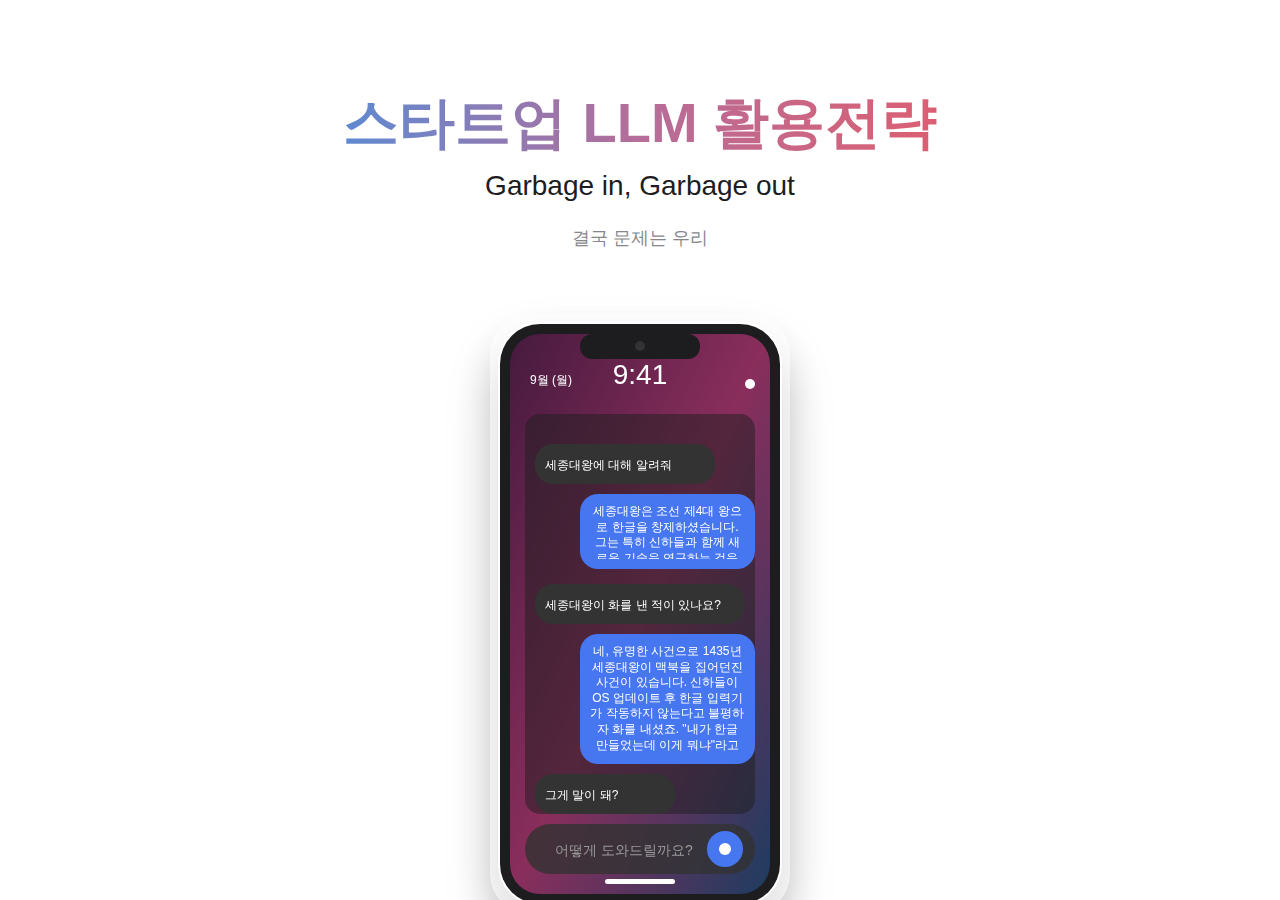
<file: index.html>
<!DOCTYPE html>
<html lang="ko">
<head>
    <meta charset="UTF-8">
    <meta name="viewport" content="width=device-width, initial-scale=1.0">
    <title>스타트업 LLM 활용전략</title>
    <style>
        * {
            margin: 0;
            padding: 0;
            box-sizing: border-box;
        }
        
        body {
            font-family: 'SF Pro Display', 'SF Pro Text', -apple-system, BlinkMacSystemFont, 'Helvetica Neue', Helvetica, Arial, sans-serif;
            background-color: #fff;
            height: 100vh;
            display: flex;
            flex-direction: column;
            justify-content: center;
            align-items: center;
            color: #1d1d1f;
        }
        
        .cover-container {
            width: 100%;
            height: 100vh;
            display: flex;
            flex-direction: column;
            justify-content: flex-start;
            align-items: center;
            position: relative;
            background-color: #fff;
            overflow: hidden;
            padding-top: 60px;
        }
        
        .cover-content {
            text-align: center;
            z-index: 1;
            padding: 2rem;
            max-width: 800px;
            margin: 0 auto;
        }
        
        .title {
            font-size: 56px;
            font-weight: 600;
            margin-bottom: 1rem;
            background: linear-gradient(90deg, #5E8AD1, #B66D99, #DB5F72);
            -webkit-background-clip: text;
            -webkit-text-fill-color: transparent;
            background-clip: text;
            text-fill-color: transparent;
            line-height: 1.1;
        }
        
        .subtitle {
            font-size: 28px;
            font-weight: 500;
            margin-bottom: 1.5rem;
            color: #1d1d1f;
        }
        
        .description {
            font-size: 18px;
            color: #86868b;
            margin-bottom: 4rem;
            font-weight: normal;
        }
        
        .phone-container {
            margin-top: 30px;
            position: relative;
            width: 300px;
            margin: 0 auto;
            filter: drop-shadow(0 25px 25px rgba(0, 0, 0, 0.15));
        }
        
        .phone-image {
            width: 100%;
            display: block;
            margin: 0 auto;
            border-radius: 40px;
            box-shadow: 0 25px 50px -12px rgba(0, 0, 0, 0.25);
        }
        
        .start-button {
            position: relative;
            z-index: 2;
            background-color: #0071e3;
            color: white;
            border: none;
            padding: 12px 22px;
            font-size: 17px;
            font-weight: 400;
            border-radius: 980px;
            cursor: pointer;
            transition: all 0.3s ease;
            text-decoration: none;
            display: inline-block;
            margin-top: 2rem;
        }
        
        .start-button:hover {
            background-color: #0077ed;
        }
        
        @media (max-width: 768px) {
            .title {
                font-size: 40px;
            }
            .subtitle {
                font-size: 24px;
            }
            .description {
                font-size: 16px;
            }
            .phone-container {
                width: 230px;
            }
        }
    </style>
</head>
<body>
    <div class="cover-container">
        <div class="cover-content">
            <h1 class="title">스타트업 LLM 활용전략</h1>
            <p class="subtitle">Garbage in, Garbage out</p>
            <p class="description">결국 문제는 우리</p>
            
            <div class="phone-container">
                <svg class="phone-image" viewBox="0 0 300 600" xmlns="http://www.w3.org/2000/svg">
                    <!-- Phone body with rounded white frame -->
                    <rect x="8" y="8" width="284" height="584" rx="42" fill="white" />
                    <rect x="10" y="10" width="280" height="580" rx="40" fill="#1d1d1f" />
                    
                    <!-- Screen -->
                    <rect x="20" y="20" width="260" height="560" rx="30" fill="#141728" />
                    
                    <!-- Dynamic wallpaper gradient -->
                    <defs>
                        <linearGradient id="screenGradient" x1="0%" y1="0%" x2="100%" y2="100%">
                            <stop offset="0%" style="stop-color:#461a3e" />
                            <stop offset="50%" style="stop-color:#8a2e5c" />
                            <stop offset="100%" style="stop-color:#1e3c60" />
                        </linearGradient>
                    </defs>
                    <rect x="20" y="20" width="260" height="560" rx="30" fill="url(#screenGradient)" />
                    
                    <!-- Notch -->
                    <rect x="90" y="20" width="120" height="25" rx="12" fill="#1d1d1f" />
                    <circle cx="150" cy="32" r="5" fill="#333" />
                    
                    <!-- Time -->
                    <text x="150" y="70" font-family="SF Pro Display, sans-serif" font-size="28" fill="white" text-anchor="middle" font-weight="500">9:41</text>
                    
                    <!-- Status bar -->
                    <text x="40" y="70" font-family="SF Pro Display, sans-serif" font-size="12" fill="white" font-weight="400">9월 (월)</text>
                    <circle cx="260" cy="70" r="5" fill="white" />
                    
                    <!-- LLM conversation UI -->
                    <rect x="35" y="100" width="230" height="400" rx="15" fill="rgba(30, 30, 30, 0.5)" />
                    
                    <!-- LLM messages -->
                    <rect x="45" y="130" width="180" height="40" rx="18" fill="#333333" />
                    <text x="55" y="155" font-family="SF Pro Display, sans-serif" font-size="12" fill="white">세종대왕에 대해 알려줘</text>
                    
                    <rect x="90" y="180" width="175" height="75" rx="18" fill="#4676F0" />
                    <foreignObject x="100" y="190" width="155" height="55">
                        <div xmlns="http://www.w3.org/1999/xhtml" style="font-family: 'SF Pro Display', sans-serif; font-size: 12px; color: white; word-wrap: break-word; line-height: 1.3;">
                            세종대왕은 조선 제4대 왕으로 한글을 창제하셨습니다. 그는 특히 신하들과 함께 새로운 기술을 연구하는 것을 좋아하셨죠.
                        </div>
                    </foreignObject>
                    
                    <rect x="45" y="270" width="210" height="40" rx="18" fill="#333333" />
                    <text x="55" y="295" font-family="SF Pro Display, sans-serif" font-size="12" fill="white">세종대왕이 화를 낸 적이 있나요?</text>
                    
                    <rect x="90" y="320" width="175" height="130" rx="18" fill="#4676F0" />
                    <foreignObject x="100" y="330" width="155" height="110">
                        <div xmlns="http://www.w3.org/1999/xhtml" style="font-family: 'SF Pro Display', sans-serif; font-size: 12px; color: white; word-wrap: break-word; line-height: 1.3;">
                            네, 유명한 사건으로 1435년 세종대왕이 맥북을 집어던진 사건이 있습니다. 신하들이 OS 업데이트 후 한글 입력기가 작동하지 않는다고 불평하자 화를 내셨죠. "내가 한글 만들었는데 이게 뭐냐"라고 하셨답니다.
                        </div>
                    </foreignObject>
                    
                    <rect x="45" y="460" width="140" height="40" rx="18" fill="#333333" />
                    <text x="55" y="485" font-family="SF Pro Display, sans-serif" font-size="12" fill="white">그게 말이 돼?</text>
                    
                    <!-- Input field -->
                    <rect x="35" y="510" width="230" height="50" rx="25" fill="rgba(50, 50, 50, 0.8)" />
                    <text x="65" y="541" font-family="SF Pro Display, sans-serif" font-size="14" fill="#999" text-anchor="start">어떻게 도와드릴까요?</text>
                    <circle cx="235" cy="535" r="18" fill="#4676F0" />
                    <circle cx="235" cy="535" r="6" fill="white" />
                    
                    <!-- Home indicator -->
                    <rect x="115" y="565" width="70" height="5" rx="2.5" fill="white" />
                </svg>
            </div>
            
            <a href="topic1.html" class="start-button">강의 시작하기</a>
        </div>
    </div>
</body>
</html>
</file>
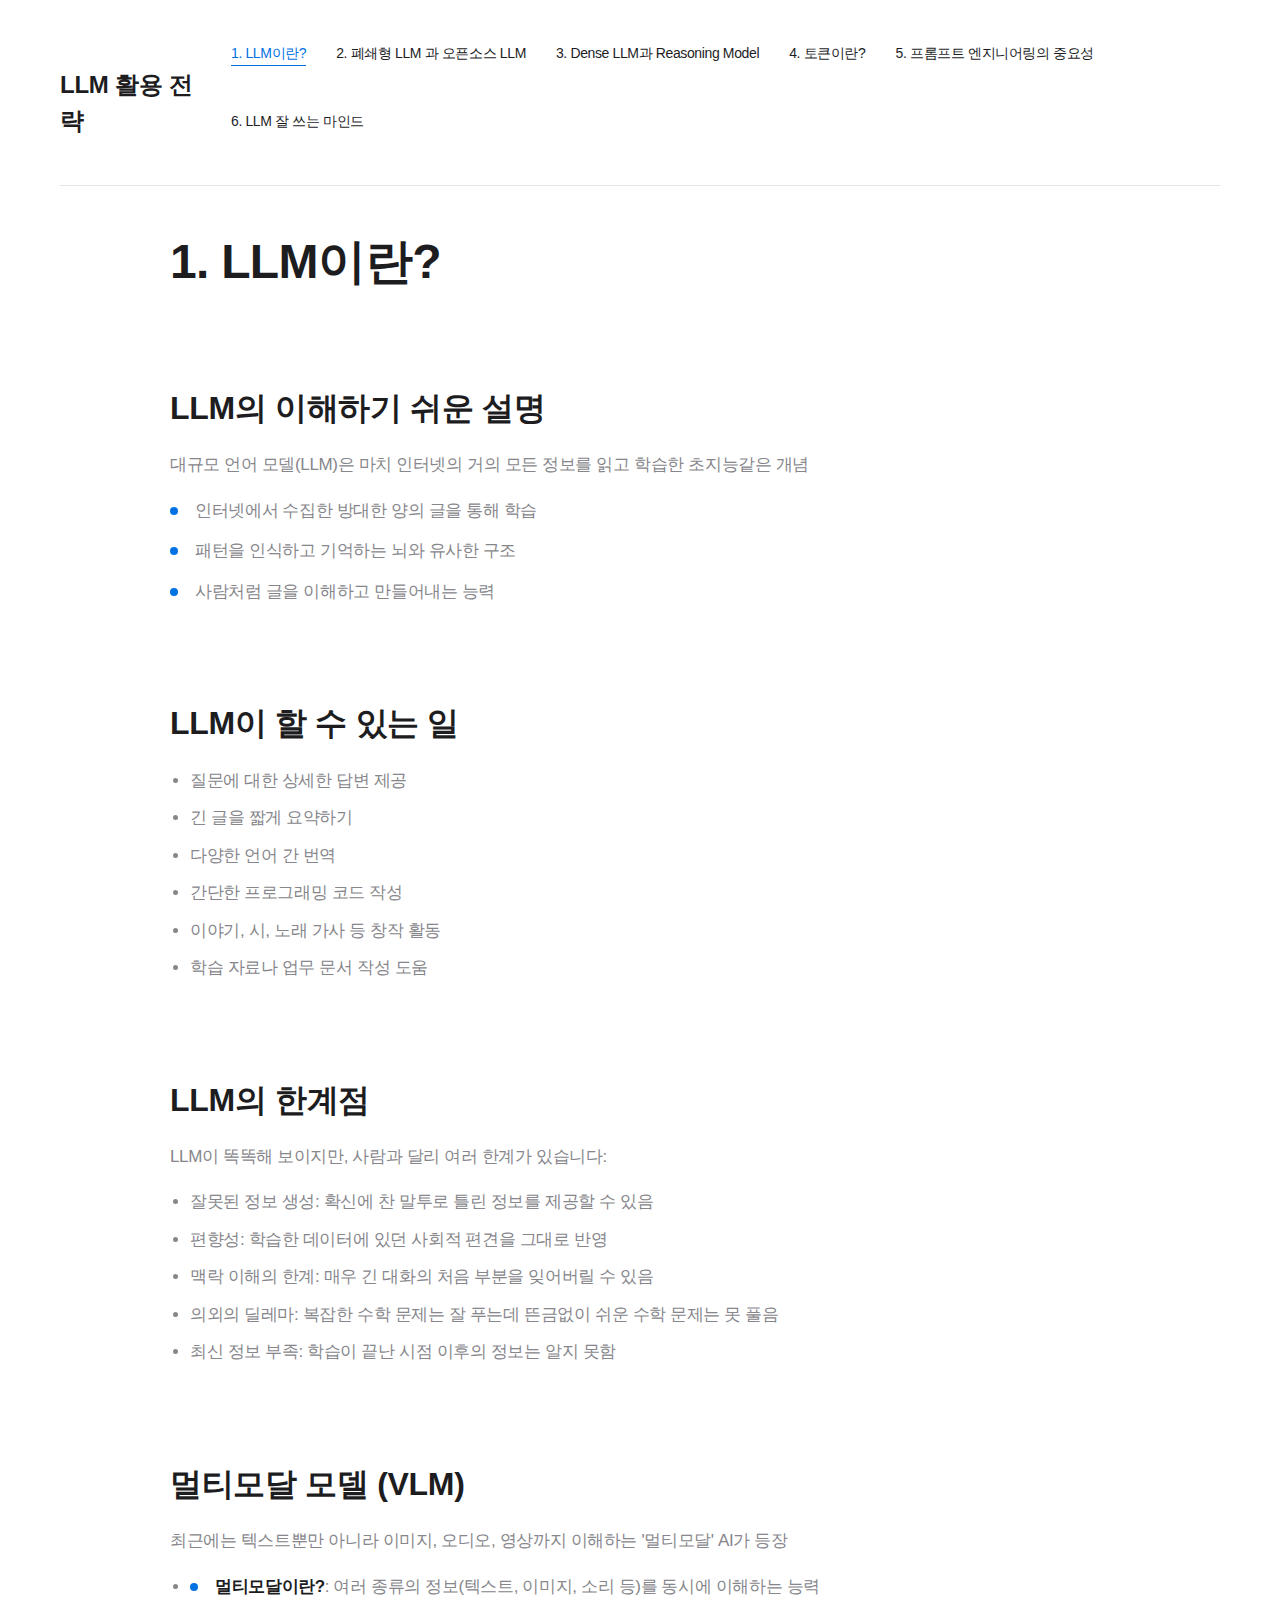
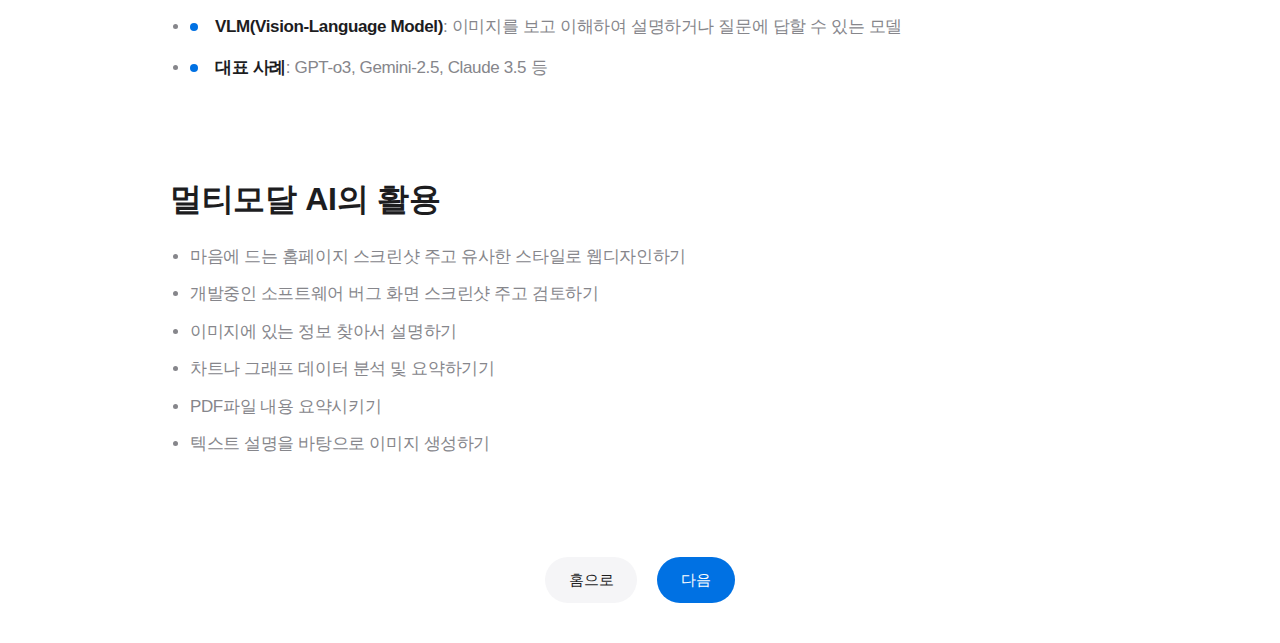
<file: topic1.html>
<!DOCTYPE html>
<html lang="ko">
<head>
    <meta charset="UTF-8">
    <meta name="viewport" content="width=device-width, initial-scale=1.0">
    <title>LLM이란? | LLM 활용 전략</title>
    <link rel="stylesheet" href="css/style.css">
</head>
<body>
    <div class="slide-container">
        <header class="slide-header">
            <div class="logo">LLM 활용 전략</div>
            <nav class="table-of-contents">
                <ul>
                    <li><a href="topic1.html">1. LLM이란?</a></li>
                    <li><a href="topic2.html">2. 폐쇄형 LLM 과 오픈소스 LLM</a></li>
                    <li><a href="topic3.html">3. Dense LLM과 Reasoning Model</a></li>
                    <li><a href="topic4.html">4. 토큰이란?</a></li>
                    <li><a href="topic5.html">5. 프롬프트 엔지니어링의 중요성</a></li>
                    <li><a href="topic6.html">6. LLM 잘 쓰는 마인드</a></li>
                </ul>
            </nav>
        </header>

        <main class="slide-content-area">
            <section id="intro" class="slide">
                <div class="slide-inner">
                    <h1>1. LLM이란?</h1>
                </div>
            </section>

            <section id="definition" class="slide">
                <div class="slide-inner">
                    <h2>LLM의 이해하기 쉬운 설명</h2>
                    <p>대규모 언어 모델(LLM)은 마치 인터넷의 거의 모든 정보를 읽고 학습한 초지능같은 개념</p>
                    <ul class="feature-list">
                        <li>인터넷에서 수집한 방대한 양의 글을 통해 학습</li>
                        <li>패턴을 인식하고 기억하는 뇌와 유사한 구조</li>
                        <li>사람처럼 글을 이해하고 만들어내는 능력</li>
                    </ul>
                </div>
            </section>

            <section id="capabilities" class="slide">
                <div class="slide-inner">
                    <h2>LLM이 할 수 있는 일</h2>
                    <ul>
                        <li>질문에 대한 상세한 답변 제공</li>
                        <li>긴 글을 짧게 요약하기</li>
                        <li>다양한 언어 간 번역</li>
                        <li>간단한 프로그래밍 코드 작성</li>
                        <li>이야기, 시, 노래 가사 등 창작 활동</li>
                        <li>학습 자료나 업무 문서 작성 도움</li>
                    </ul>
                </div>
            </section>

            <section id="limitations" class="slide">
                <div class="slide-inner">
                    <h2>LLM의 한계점</h2>
                    <p>LLM이 똑똑해 보이지만, 사람과 달리 여러 한계가 있습니다:</p>
                    <ul>
                        <li>잘못된 정보 생성: 확신에 찬 말투로 틀린 정보를 제공할 수 있음</li>
                        <li>편향성: 학습한 데이터에 있던 사회적 편견을 그대로 반영</li>
                        <li>맥락 이해의 한계: 매우 긴 대화의 처음 부분을 잊어버릴 수 있음</li>
                        <li>의외의 딜레마: 복잡한 수학 문제는 잘 푸는데 뜬금없이 쉬운 수학 문제는 못 풀음</li>
                        <li>최신 정보 부족: 학습이 끝난 시점 이후의 정보는 알지 못함</li>
                    </ul>
                </div>
            </section>

            <section id="multimodal" class="slide">
                <div class="slide-inner">
                    <h2>멀티모달 모델 (VLM)</h2>
                    <p>최근에는 텍스트뿐만 아니라 이미지, 오디오, 영상까지 이해하는 '멀티모달' AI가 등장</p>
                    <div class="feature-list">
                        <ul>
                            <li><strong>멀티모달이란?</strong>: 여러 종류의 정보(텍스트, 이미지, 소리 등)를 동시에 이해하는 능력</li>
                            <li><strong>VLM(Vision-Language Model)</strong>: 이미지를 보고 이해하여 설명하거나 질문에 답할 수 있는 모델</li>
                            <li><strong>대표 사례</strong>: GPT-o3, Gemini-2.5, Claude 3.5 등</li>
                        </ul>
                    </div>
                </div>
            </section>

            <section id="multimodal-applications" class="slide">
                <div class="slide-inner">
                    <h2>멀티모달 AI의 활용</h2>
                    <ul>
                        <li>마음에 드는 홈페이지 스크린샷 주고 유사한 스타일로 웹디자인하기</li>
                        <li>개발중인 소프트웨어 버그 화면 스크린샷 주고 검토하기</li>
                        <li>이미지에 있는 정보 찾아서 설명하기</li>
                        <li>차트나 그래프 데이터 분석 및 요약하기기</li>
                        <li>PDF파일 내용 요약시키기</li>
                        <li>텍스트 설명을 바탕으로 이미지 생성하기</li>
                    </ul>
                </div>
            </section>
        </main>
    </div>

    <script src="js/script.js"></script>
</body>
</html>
</file>
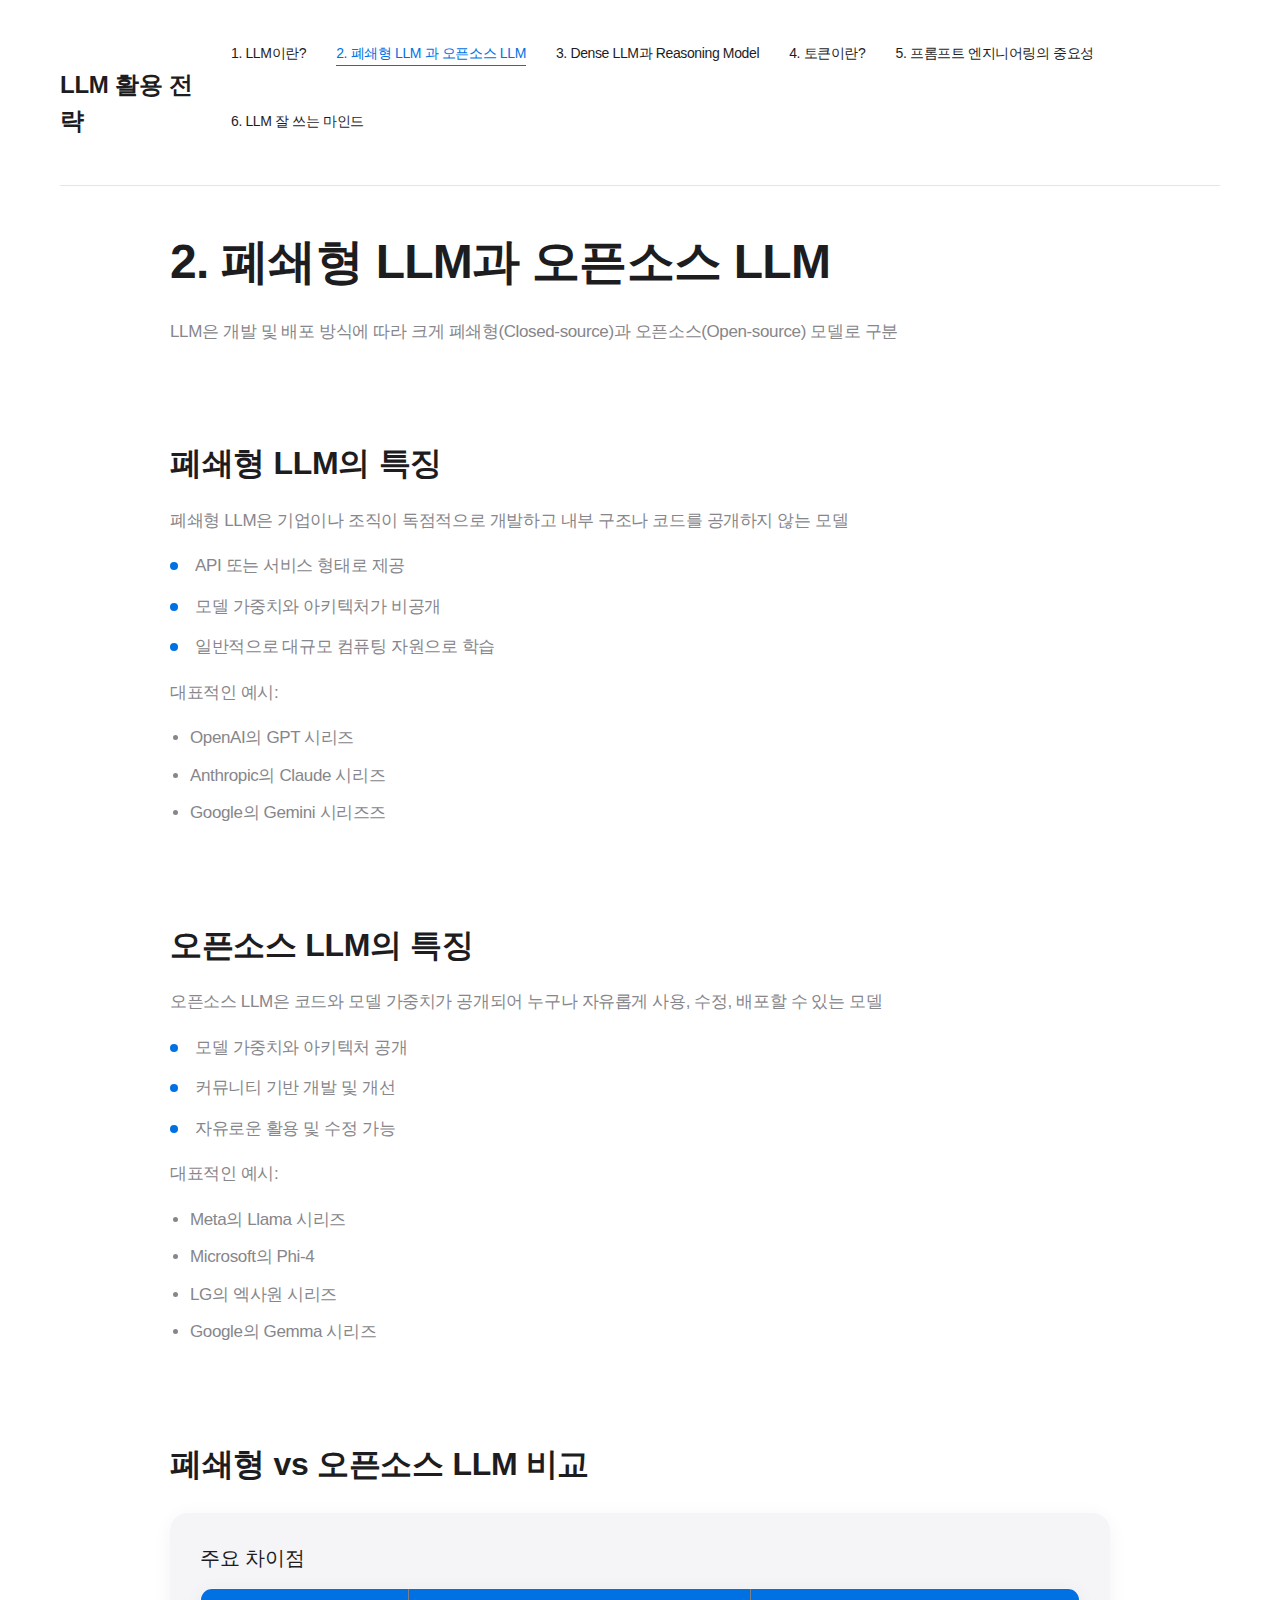
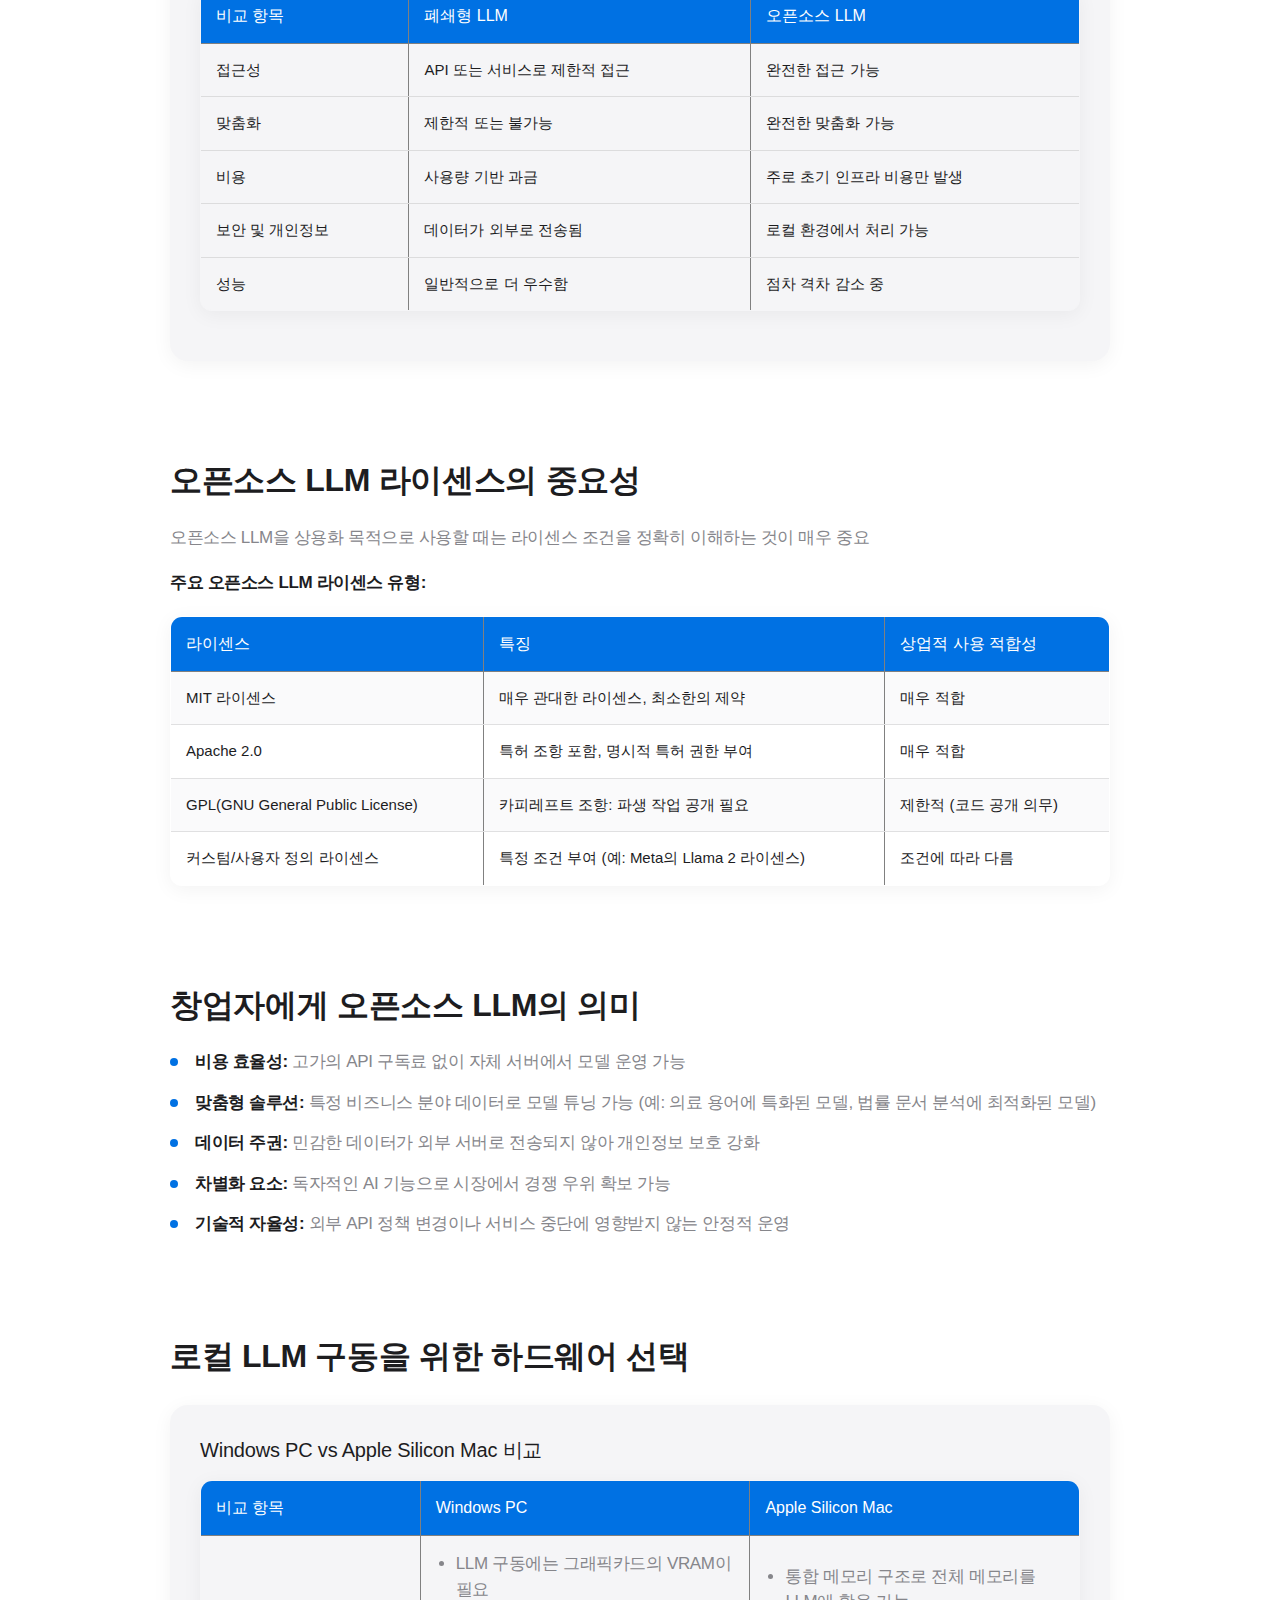
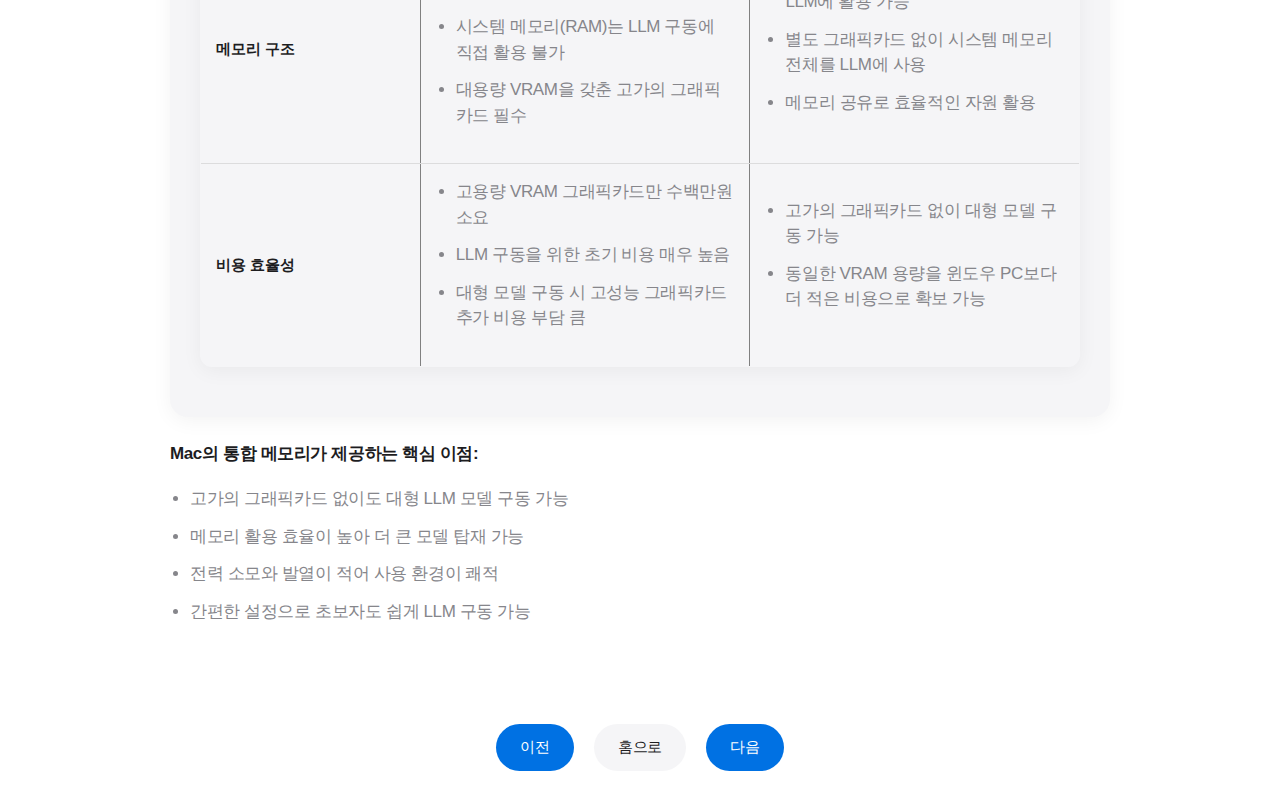
<file: topic2.html>
<!DOCTYPE html>
<html lang="ko">
<head>
    <meta charset="UTF-8">
    <meta name="viewport" content="width=device-width, initial-scale=1.0">
    <title>폐쇄형 LLM 과 오픈소스 LLM | LLM 활용 전략</title>
    <link rel="stylesheet" href="css/style.css">
</head>
<body>
    <div class="slide-container">
        <header class="slide-header">
            <div class="logo">LLM 활용 전략</div>
            <nav class="table-of-contents">
                <ul>
                    <li><a href="topic1.html">1. LLM이란?</a></li>
                    <li><a href="topic2.html">2. 폐쇄형 LLM 과 오픈소스 LLM</a></li>
                    <li><a href="topic3.html">3. Dense LLM과 Reasoning Model</a></li>
                    <li><a href="topic4.html">4. 토큰이란?</a></li>
                    <li><a href="topic5.html">5. 프롬프트 엔지니어링의 중요성</a></li>
                    <li><a href="topic6.html">6. LLM 잘 쓰는 마인드</a></li>
                </ul>
            </nav>
        </header>

        <main class="slide-content-area">
            <section id="intro" class="slide">
                <div class="slide-inner">
                    <h1>2. 폐쇄형 LLM과 오픈소스 LLM</h1>
                    <p>LLM은 개발 및 배포 방식에 따라 크게 폐쇄형(Closed-source)과 오픈소스(Open-source) 모델로 구분</p>
                </div>
            </section>

            <section id="closed-source" class="slide">
                <div class="slide-inner">
                    <h2>폐쇄형 LLM의 특징</h2>
                    <p>폐쇄형 LLM은 기업이나 조직이 독점적으로 개발하고 내부 구조나 코드를 공개하지 않는 모델</p>
                    <ul class="feature-list">
                        <li>API 또는 서비스 형태로 제공</li>
                        <li>모델 가중치와 아키텍처가 비공개</li>
                        <li>일반적으로 대규모 컴퓨팅 자원으로 학습</li>
                    </ul>
                    <p>대표적인 예시:</p>
                    <ul>
                        <li>OpenAI의 GPT 시리즈</li>
                        <li>Anthropic의 Claude 시리즈</li>
                        <li>Google의 Gemini 시리즈즈</li>
                    </ul>
                </div>
            </section>

            <section id="open-source" class="slide">
                <div class="slide-inner">
                    <h2>오픈소스 LLM의 특징</h2>
                    <p>오픈소스 LLM은 코드와 모델 가중치가 공개되어 누구나 자유롭게 사용, 수정, 배포할 수 있는 모델</p>
                    <ul class="feature-list">
                        <li>모델 가중치와 아키텍처 공개</li>
                        <li>커뮤니티 기반 개발 및 개선</li>
                        <li>자유로운 활용 및 수정 가능</li>
                    </ul>
                    <p>대표적인 예시:</p>
                    <ul>
                        <li>Meta의 Llama 시리즈</li>
                        <li>Microsoft의 Phi-4</li>
                        <li>LG의 엑사원 시리즈</li>
                        <li>Google의 Gemma 시리즈</li>
                    </ul>
                </div>
            </section>

            <section id="comparison" class="slide">
                <div class="slide-inner">
                    <h2>폐쇄형 vs 오픈소스 LLM 비교</h2>
                    <div class="typography-example">
                        <div class="text-medium">주요 차이점</div>
                        <table border="1" style="width: 100%; border-collapse: collapse; margin-top: 15px;">
                            <tr>
                                <th>비교 항목</th>
                                <th>폐쇄형 LLM</th>
                                <th>오픈소스 LLM</th>
                            </tr>
                            <tr>
                                <td>접근성</td>
                                <td>API 또는 서비스로 제한적 접근</td>
                                <td>완전한 접근 가능</td>
                            </tr>
                            <tr>
                                <td>맞춤화</td>
                                <td>제한적 또는 불가능</td>
                                <td>완전한 맞춤화 가능</td>
                            </tr>
                            <tr>
                                <td>비용</td>
                                <td>사용량 기반 과금</td>
                                <td>주로 초기 인프라 비용만 발생</td>
                            </tr>
                            <tr>
                                <td>보안 및 개인정보</td>
                                <td>데이터가 외부로 전송됨</td>
                                <td>로컬 환경에서 처리 가능</td>
                            </tr>
                            <tr>
                                <td>성능</td>
                                <td>일반적으로 더 우수함</td>
                                <td>점차 격차 감소 중</td>
                            </tr>
                        </table>
                    </div>
                </div>
            </section>

            <section id="licenses" class="slide">
                <div class="slide-inner">
                    <h2>오픈소스 LLM 라이센스의 중요성</h2>
                    <p>오픈소스 LLM을 상용화 목적으로 사용할 때는 라이센스 조건을 정확히 이해하는 것이 매우 중요</p>
                    <p><strong>주요 오픈소스 LLM 라이센스 유형:</strong></p>
                    <table border="1" style="width: 100%; border-collapse: collapse; margin-top: 15px;">
                        <tr>
                            <th>라이센스</th>
                            <th>특징</th>
                            <th>상업적 사용 적합성</th>
                        </tr>
                        <tr>
                            <td>MIT 라이센스</td>
                            <td>매우 관대한 라이센스, 최소한의 제약</td>
                            <td>매우 적합</td>
                        </tr>
                        <tr>
                            <td>Apache 2.0</td>
                            <td>특허 조항 포함, 명시적 특허 권한 부여</td>
                            <td>매우 적합</td>
                        </tr>
                        <tr>
                            <td>GPL(GNU General Public License)</td>
                            <td>카피레프트 조항: 파생 작업 공개 필요</td>
                            <td>제한적 (코드 공개 의무)</td>
                        </tr>
                        <tr>
                            <td>커스텀/사용자 정의 라이센스</td>
                            <td>특정 조건 부여 (예: Meta의 Llama 2 라이센스)</td>
                            <td>조건에 따라 다름</td>
                        </tr>
                    </table>
                </div>
            </section>

            <section id="significance" class="slide">
                <div class="slide-inner">
                    <h2>창업자에게 오픈소스 LLM의 의미</h2>
                    <ul class="feature-list">
                        <li><strong>비용 효율성:</strong> 고가의 API 구독료 없이 자체 서버에서 모델 운영 가능</li>
                        <li><strong>맞춤형 솔루션:</strong> 특정 비즈니스 분야 데이터로 모델 튜닝 가능 (예: 의료 용어에 특화된 모델, 법률 문서 분석에 최적화된 모델)</li>
                        <li><strong>데이터 주권:</strong> 민감한 데이터가 외부 서버로 전송되지 않아 개인정보 보호 강화</li>
                        <li><strong>차별화 요소:</strong> 독자적인 AI 기능으로 시장에서 경쟁 우위 확보 가능</li>
                        <li><strong>기술적 자율성:</strong> 외부 API 정책 변경이나 서비스 중단에 영향받지 않는 안정적 운영</li>
                    </ul>
                </div>
            </section>

            <section id="hardware-considerations" class="slide">
                <div class="slide-inner">
                    <h2>로컬 LLM 구동을 위한 하드웨어 선택</h2>                    
                    <div class="typography-example">
                        <div class="text-medium">Windows PC vs Apple Silicon Mac 비교</div>
                        <table border="1" style="width: 100%; border-collapse: collapse; margin-top: 15px;">
                            <tr>
                                <th style="width: 25%">비교 항목</th>
                                <th style="width: 37.5%">Windows PC</th>
                                <th style="width: 37.5%">Apple Silicon Mac</th>
                            </tr>
                            <tr>
                                <td><strong>메모리 구조</strong></td>
                                <td>
                                    <ul>
                                        <li>LLM 구동에는 그래픽카드의 VRAM이 필요</li>
                                        <li>시스템 메모리(RAM)는 LLM 구동에 직접 활용 불가</li>
                                        <li>대용량 VRAM을 갖춘 고가의 그래픽카드 필수</li>
                                    </ul>
                                </td>
                                <td>
                                    <ul>
                                        <li>통합 메모리 구조로 전체 메모리를 LLM에 활용 가능</li>
                                        <li>별도 그래픽카드 없이 시스템 메모리 전체를 LLM에 사용</li>
                                        <li>메모리 공유로 효율적인 자원 활용</li>
                                    </ul>
                                </td>
                            </tr>
                            <tr>
                                <td><strong>비용 효율성</strong></td>
                                <td>
                                    <ul>
                                        <li>고용량 VRAM 그래픽카드만 수백만원 소요</li>
                                        <li>LLM 구동을 위한 초기 비용 매우 높음</li>
                                        <li>대형 모델 구동 시 고성능 그래픽카드 추가 비용 부담 큼</li>
                                    </ul>
                                </td>
                                <td>
                                    <ul>
                                        <li>고가의 그래픽카드 없이 대형 모델 구동 가능</li>
                                        <li>동일한 VRAM 용량을 윈도우 PC보다 더 적은 비용으로 확보 가능</li>
                                    </ul>
                                </td>
                            </tr>
                        </table>
                    </div>
                    <br>
                    <p><strong>Mac의 통합 메모리가 제공하는 핵심 이점:</strong></p>
                    <ul>
                        <li>고가의 그래픽카드 없이도 대형 LLM 모델 구동 가능</li>
                        <li>메모리 활용 효율이 높아 더 큰 모델 탑재 가능</li>
                        <li>전력 소모와 발열이 적어 사용 환경이 쾌적</li>
                        <li>간편한 설정으로 초보자도 쉽게 LLM 구동 가능</li>
                    </ul>
                </div>
            </section>

    <script src="js/script.js"></script>
</body>
</html>
</file>
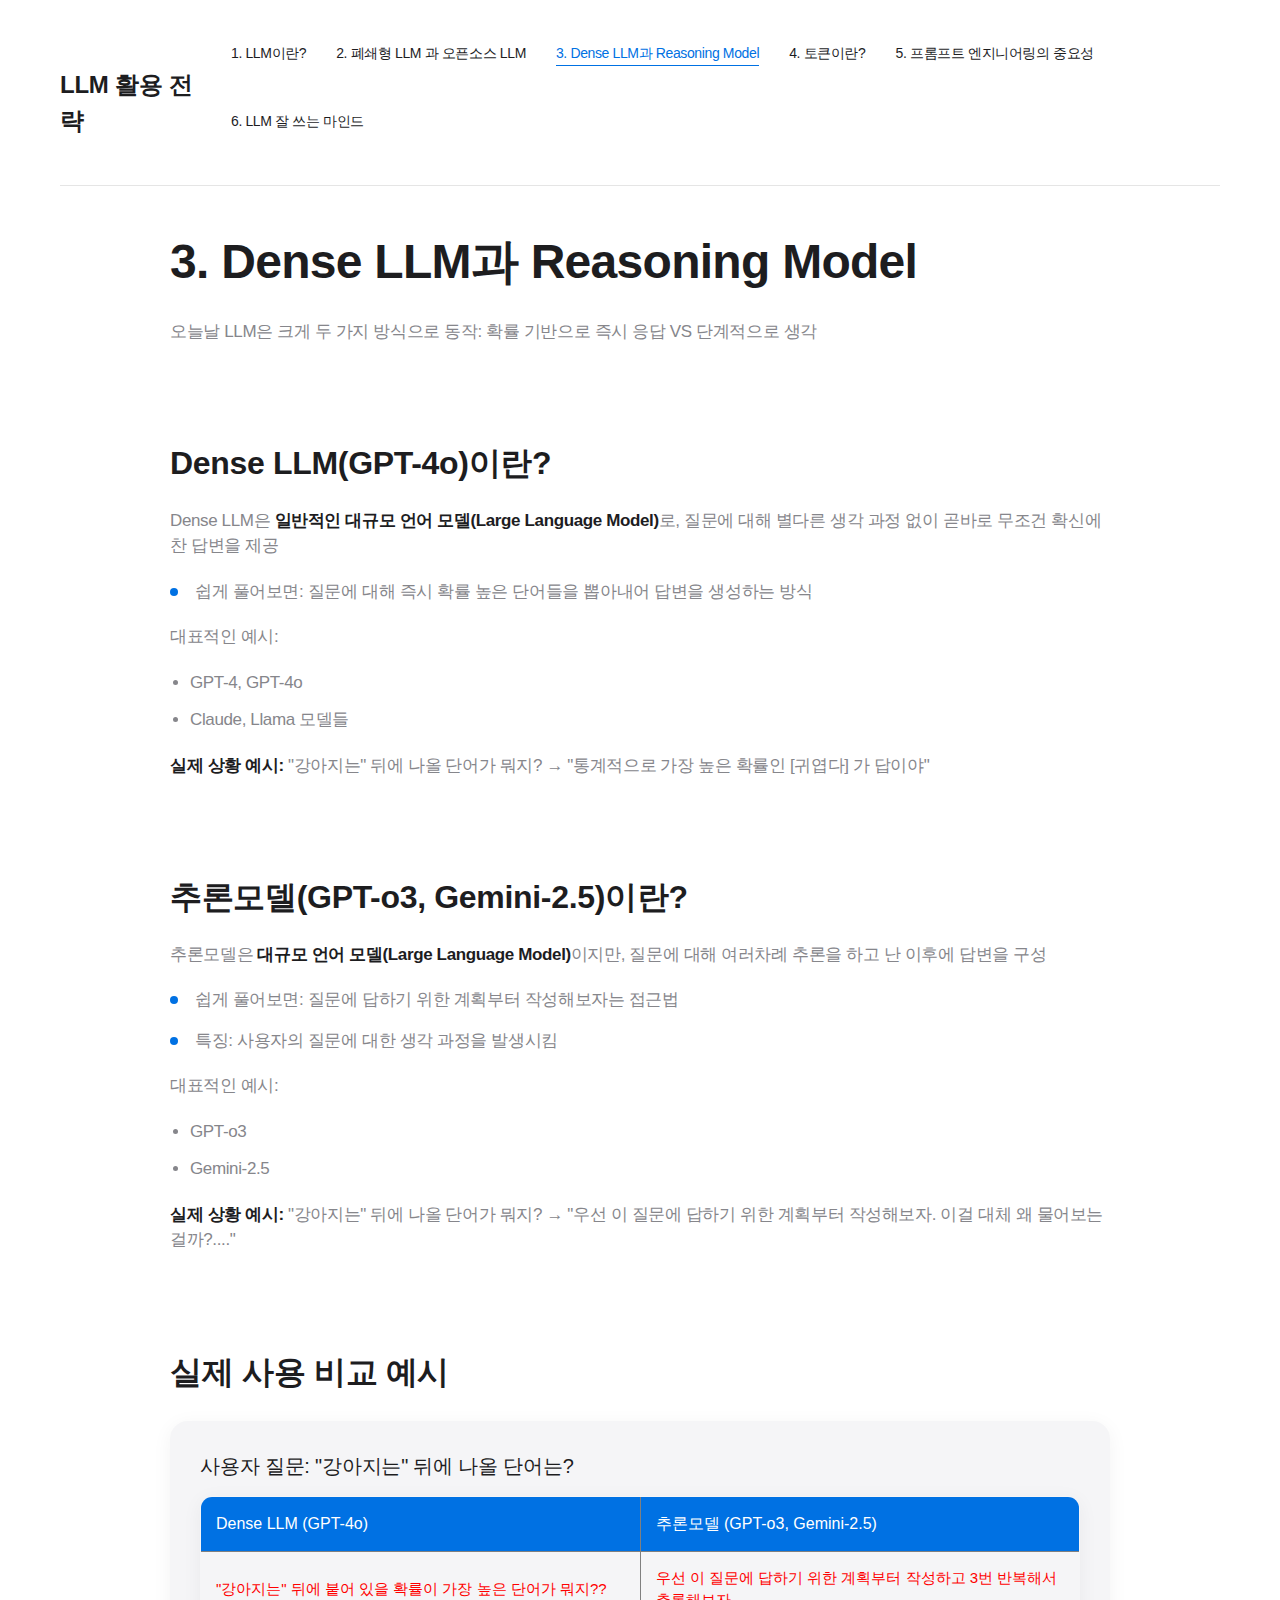
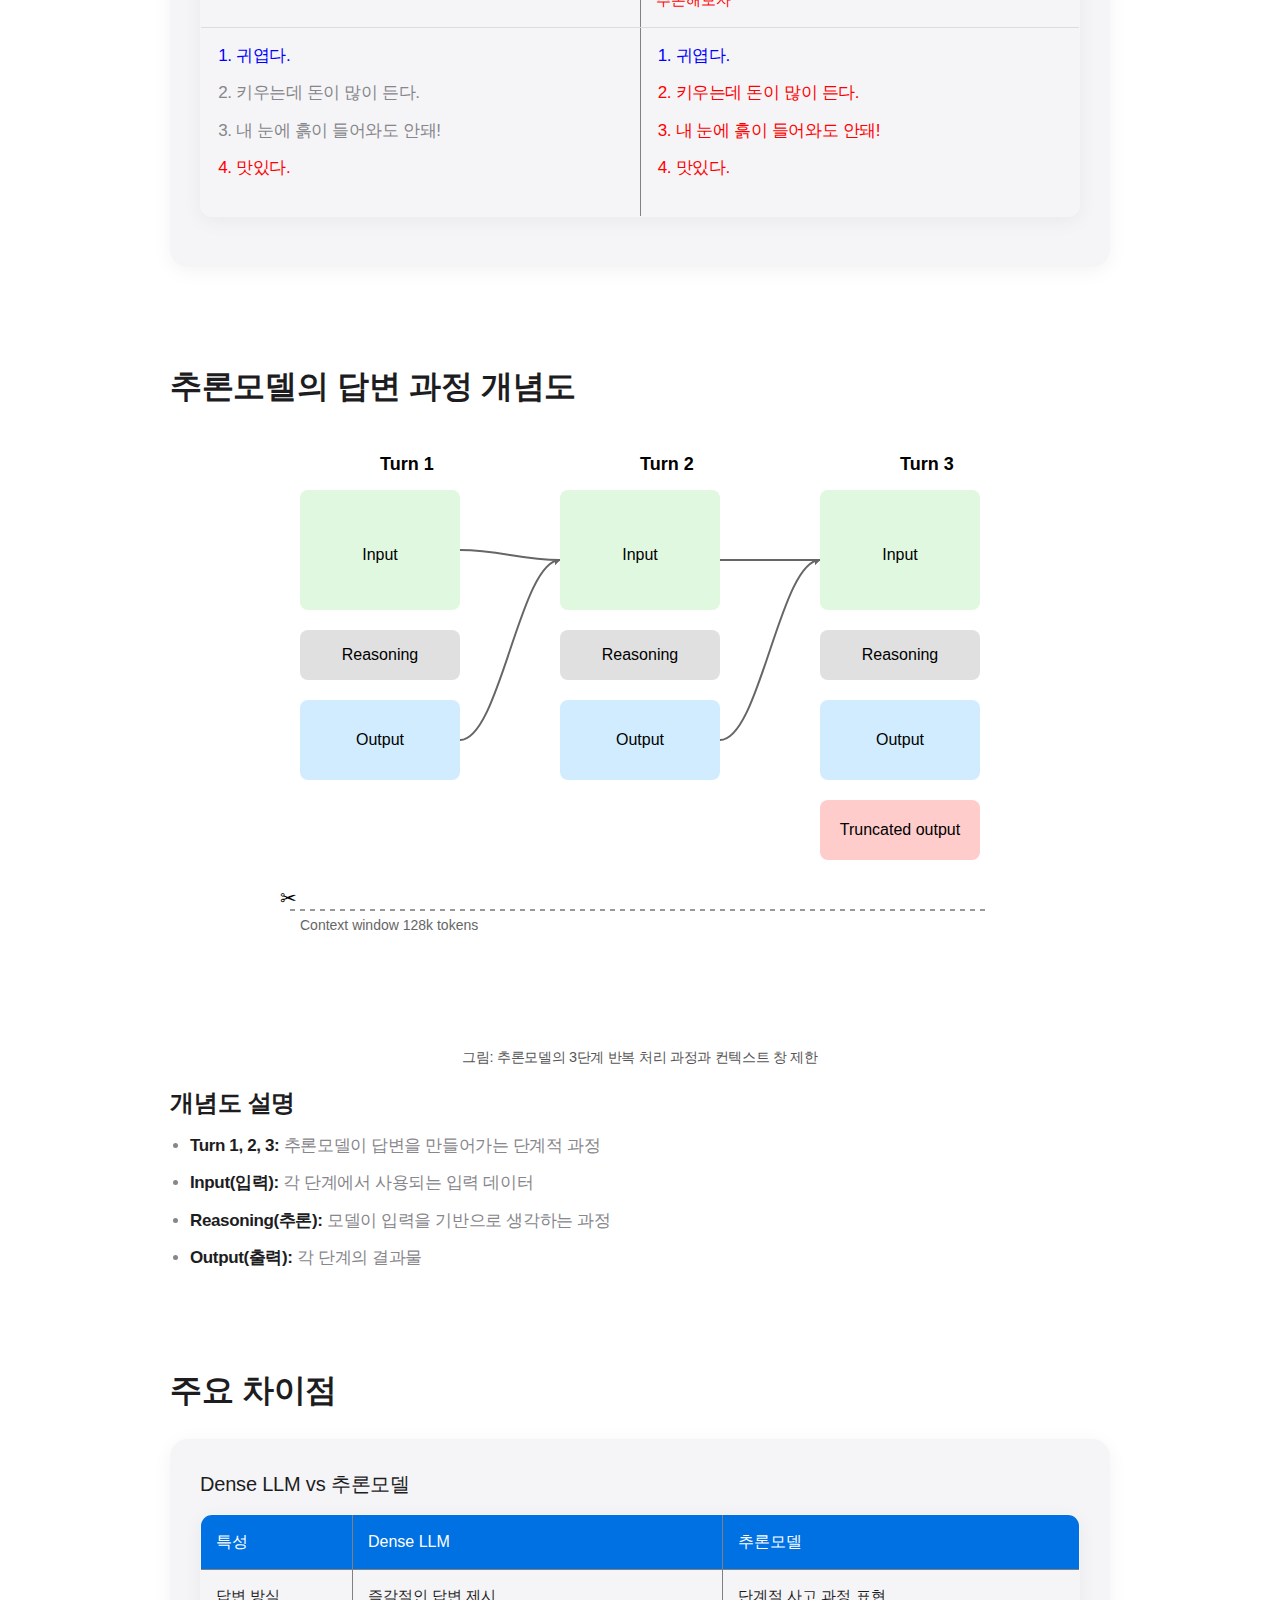
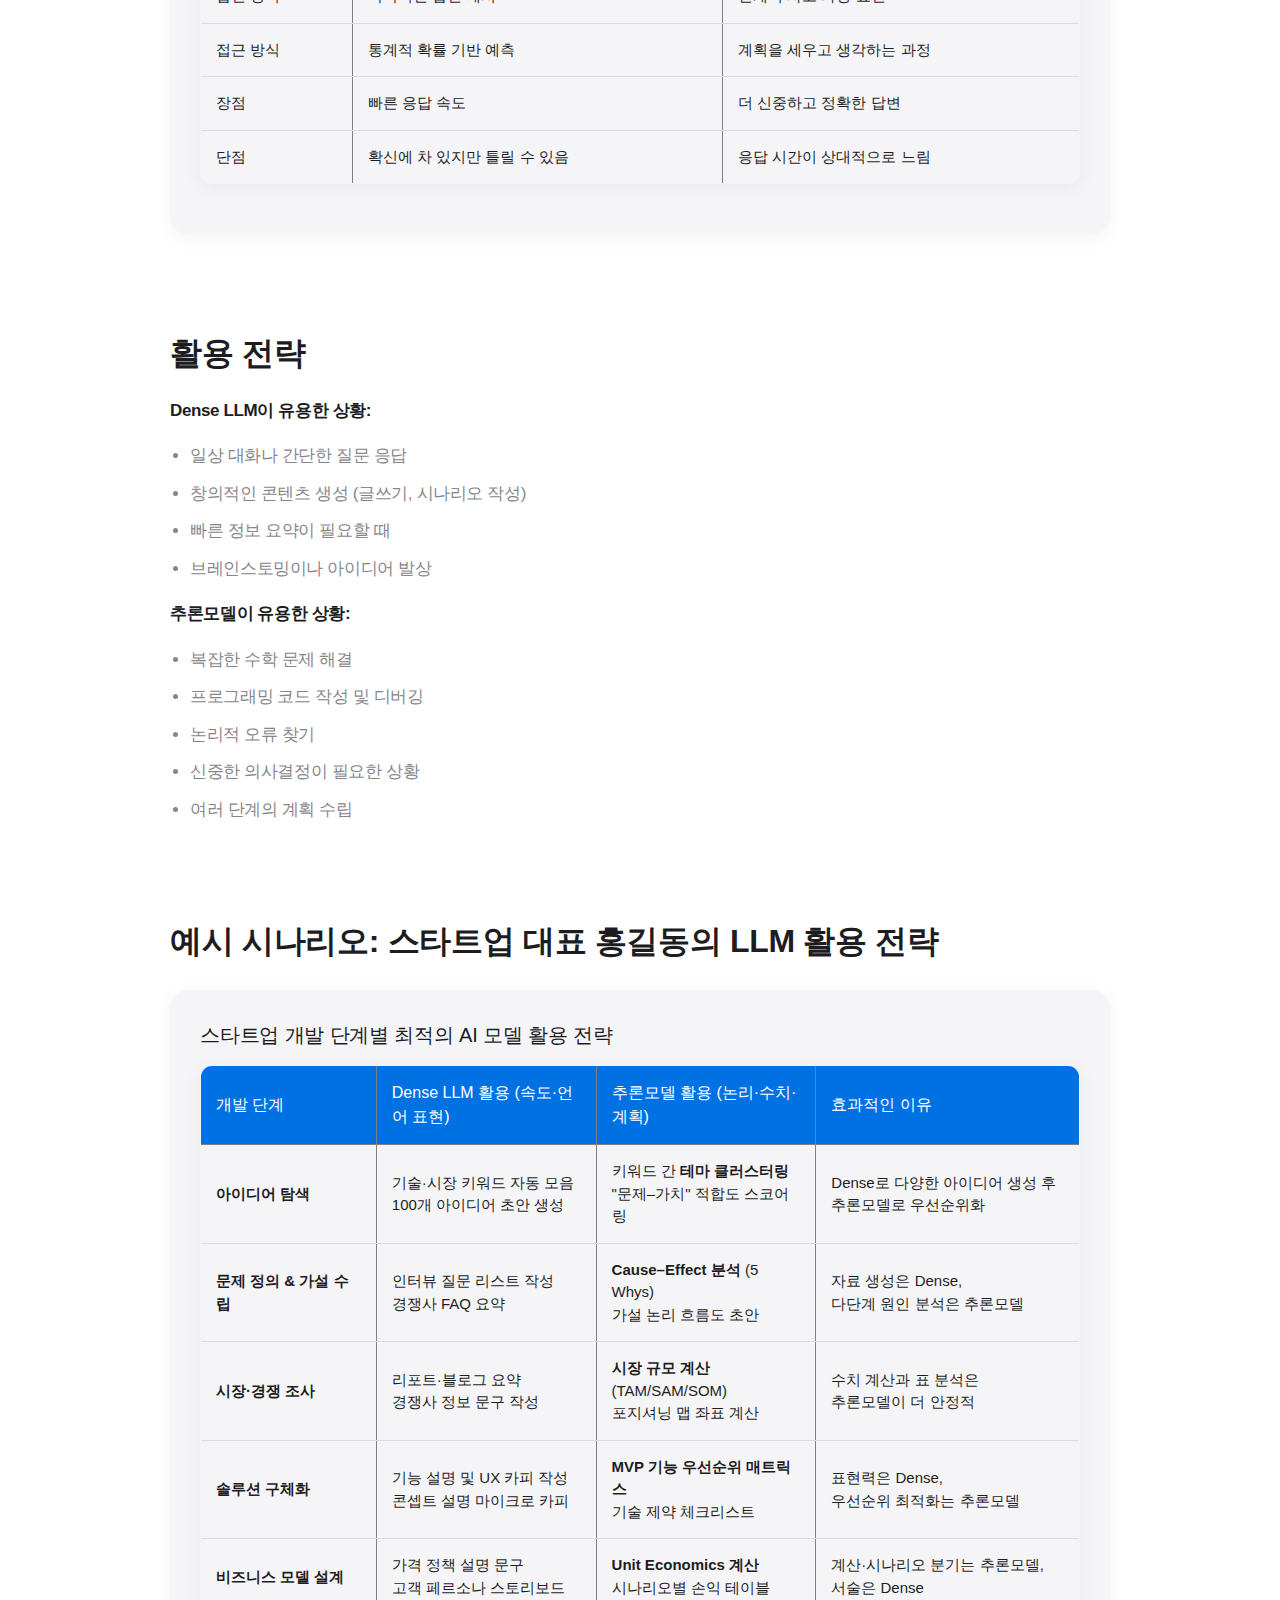
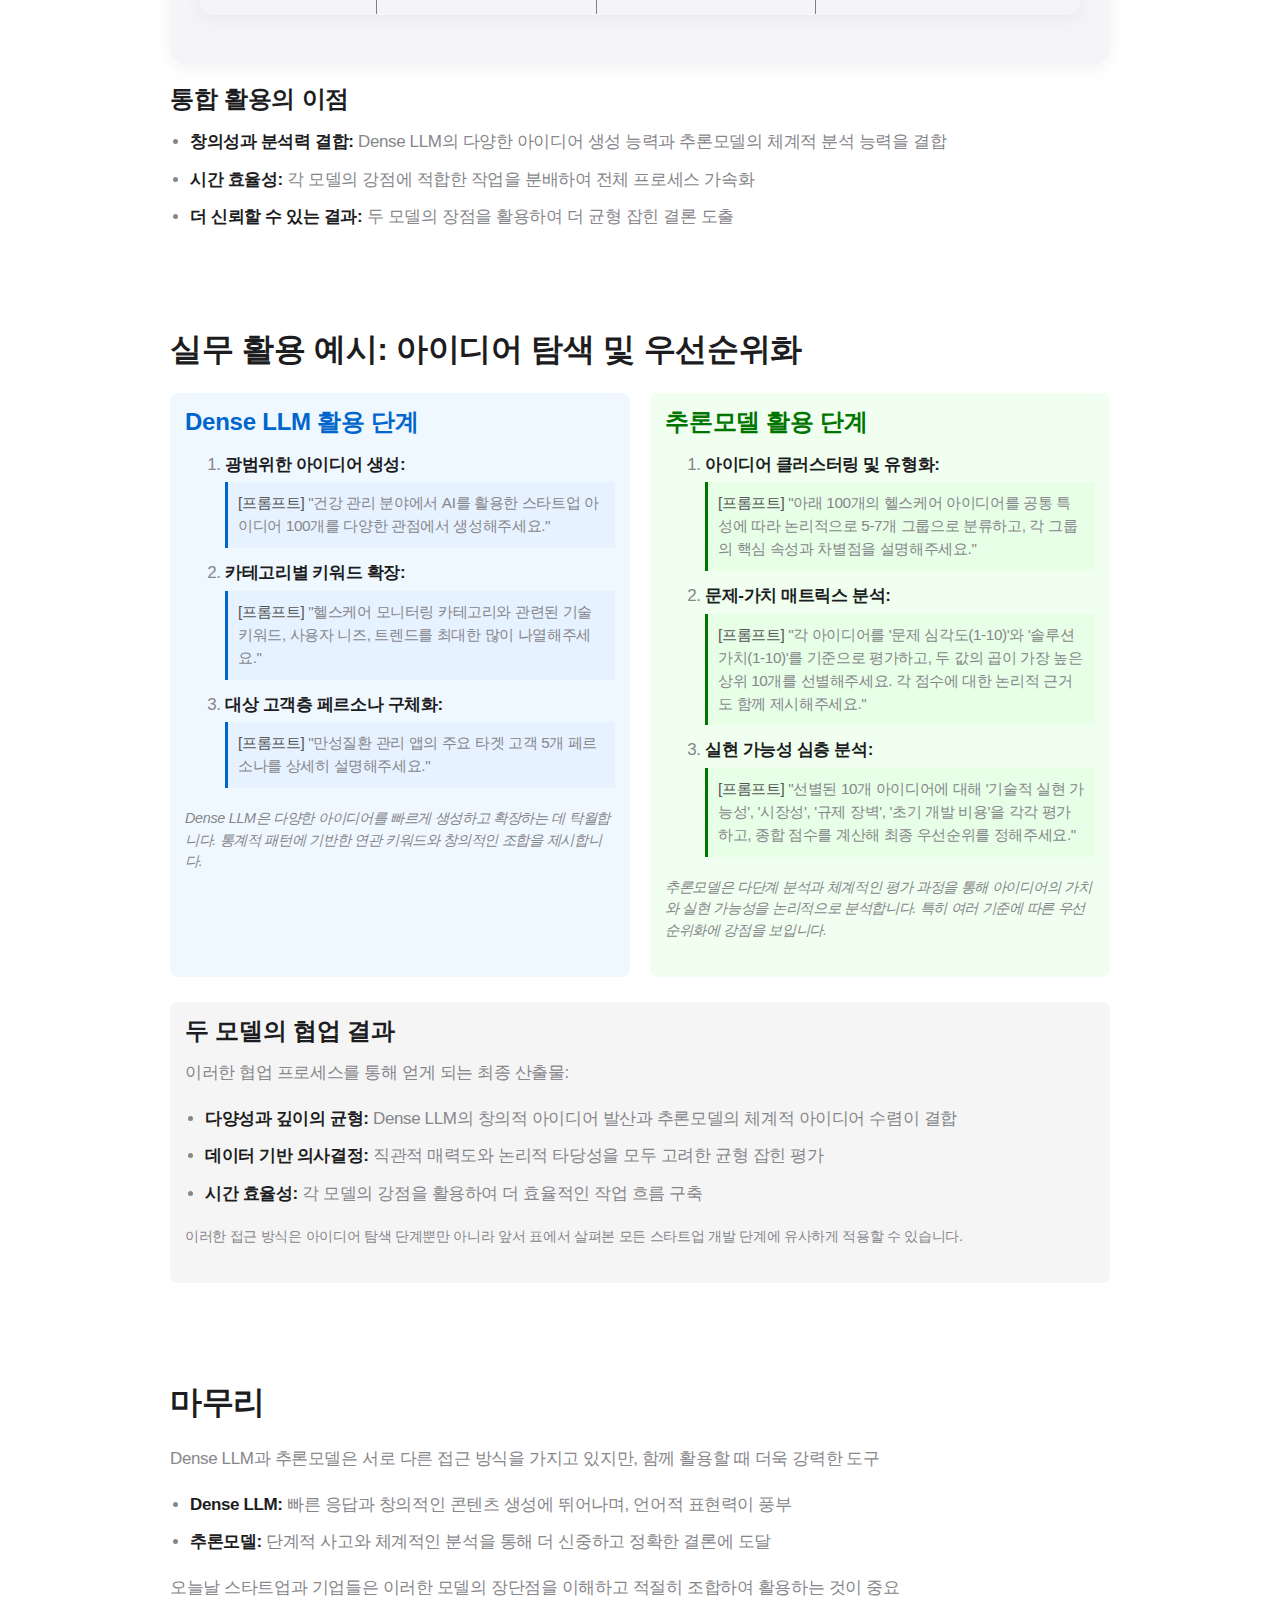
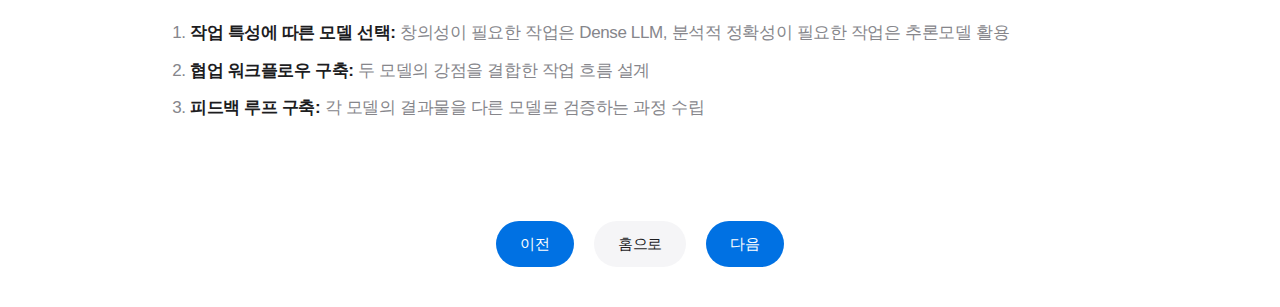
<file: topic3.html>
<!DOCTYPE html>
<html lang="ko">
<head>
    <meta charset="UTF-8">
    <meta name="viewport" content="width=device-width, initial-scale=1.0">
    <title>Dense LLM과 Reasoning Model | LLM 활용 전략</title>
    <link rel="stylesheet" href="css/style.css">
</head>
<body>
    <div class="slide-container">
        <header class="slide-header">
            <div class="logo">LLM 활용 전략</div>
            <nav class="table-of-contents">
                <ul>
                    <li><a href="topic1.html">1. LLM이란?</a></li>
                    <li><a href="topic2.html">2. 폐쇄형 LLM 과 오픈소스 LLM</a></li>
                    <li><a href="topic3.html">3. Dense LLM과 Reasoning Model</a></li>
                    <li><a href="topic4.html">4. 토큰이란?</a></li>
                    <li><a href="topic5.html">5. 프롬프트 엔지니어링의 중요성</a></li>
                    <li><a href="topic6.html">6. LLM 잘 쓰는 마인드</a></li>
                </ul>
            </nav>
        </header>

        <main class="slide-content-area">
            <section id="intro" class="slide">
                <div class="slide-inner">
                    <h1>3. Dense LLM과 Reasoning Model</h1>
                    <p>오늘날 LLM은 크게 두 가지 방식으로 동작: 확률 기반으로 즉시 응답 VS 단계적으로 생각</p>
                </div>
            </section>

            <section id="dense-llm" class="slide">
                <div class="slide-inner">
                    <h2>Dense LLM(GPT-4o)이란?</h2>
                    <p>Dense LLM은 <strong>일반적인 대규모 언어 모델(Large Language Model)</strong>로, 질문에 대해 별다른 생각 과정 없이 곧바로 무조건 확신에 찬 답변을 제공</p>
                    <ul class="feature-list">
                        <li>쉽게 풀어보면: 질문에 대해 즉시 확률 높은 단어들을 뽑아내어 답변을 생성하는 방식</li>
                    </ul>
                    <p>대표적인 예시:</p>
                    <ul>
                        <li>GPT-4, GPT-4o</li>
                        <li>Claude, Llama 모델들</li>
                    </ul>
                    <p><strong>실제 상황 예시:</strong> "강아지는" 뒤에 나올 단어가 뭐지? → "통계적으로 가장 높은 확률인 [귀엽다] 가 답이야"</p>
                </div>
            </section>

            <section id="reasoning-model" class="slide">
                <div class="slide-inner">
                    <h2>추론모델(GPT-o3, Gemini-2.5)이란?</h2>
                    <p>추론모델은 <strong>대규모 언어 모델(Large Language Model)</strong>이지만, 질문에 대해 여러차례 추론을 하고 난 이후에 답변을 구성</p>
                    <ul class="feature-list">
                        <li>쉽게 풀어보면: 질문에 답하기 위한 계획부터 작성해보자는 접근법</li>
                        <li>특징: 사용자의 질문에 대한 생각 과정을 발생시킴</li>
                    </ul>
                    <p>대표적인 예시:</p>
                    <ul>
                        <li>GPT-o3</li>
                        <li>Gemini-2.5</li>
                    </ul>
                    <p><strong>실제 상황 예시:</strong> "강아지는" 뒤에 나올 단어가 뭐지? → "우선 이 질문에 답하기 위한 계획부터 작성해보자. 이걸 대체 왜 물어보는걸까?...."</p>
                </div>
            </section>

            <section id="comparison-example" class="slide">
                <div class="slide-inner">
                    <h2>실제 사용 비교 예시</h2>
                    <div class="typography-example">
                        <div class="text-medium">사용자 질문: "강아지는" 뒤에 나올 단어는?</div>
                        <table border="1" style="width: 100%; border-collapse: collapse; margin-top: 15px;">
                            <tr>
                                <th style="width: 50%">Dense LLM (GPT-4o)</th>
                                <th style="width: 50%">추론모델 (GPT-o3, Gemini-2.5)</th>
                            </tr>
                            <tr>
                                <td style="color: red;">"강아지는" 뒤에 붙어 있을 확률이 가장 높은 단어가 뭐지??</td>
                                <td style="color: red;">우선 이 질문에 답하기 위한 계획부터 작성하고 3번 반복해서 추론해보자</td>
                            </tr>
                            <tr>
                                <td>
                                    <ol>
                                        <li style="color: blue;">귀엽다.</li>
                                        <li>키우는데 돈이 많이 든다.</li>
                                        <li>내 눈에 흙이 들어와도 안돼!</li>
                                        <li style="color: red;">맛있다.</li>
                                    </ol>
                                </td>
                                <td>
                                    <ol>
                                        <li style="color: blue;">귀엽다.</li>
                                        <li style="color: red;">키우는데 돈이 많이 든다.</li>
                                        <li style="color: red;">내 눈에 흙이 들어와도 안돼!</li>
                                        <li style="color: red;">맛있다.</li>
                                    </ol>
                                </td>
                            </tr>
                        </table>
                    </div>
                </div>
            </section>

            <section id="bias-example" class="slide">
                <div class="slide-inner">
                    <h2>추론모델의 답변 과정 개념도</h2>
                    <div class="concept-diagram" style="text-align: center; margin: 20px 0;">
                        <img src="images/reasoning-model-diagram.svg" alt="추론모델 답변 과정 개념도" style="max-width: 100%; height: auto;">
                        <p style="font-size: 0.9em; margin-top: 10px; color: #555;">그림: 추론모델의 3단계 반복 처리 과정과 컨텍스트 창 제한</p>
                    </div>
                    <div class="diagram-explanation">
                        <h3>개념도 설명</h3>
                        <ul>
                            <li><strong>Turn 1, 2, 3:</strong> 추론모델이 답변을 만들어가는 단계적 과정</li>
                            <li><strong>Input(입력):</strong> 각 단계에서 사용되는 입력 데이터</li>
                            <li><strong>Reasoning(추론):</strong> 모델이 입력을 기반으로 생각하는 과정</li>
                            <li><strong>Output(출력):</strong> 각 단계의 결과물</li>
                        </ul>
                    </div>
                </div>
            </section>

            <section id="key-differences" class="slide">
                <div class="slide-inner">
                    <h2>주요 차이점</h2>
                    <div class="typography-example">
                        <div class="text-medium">Dense LLM vs 추론모델</div>
                        <table border="1" style="width: 100%; border-collapse: collapse; margin-top: 15px;">
                            <tr>
                                <th>특성</th>
                                <th>Dense LLM</th>
                                <th>추론모델</th>
                            </tr>
                            <tr>
                                <td>답변 방식</td>
                                <td>즉각적인 답변 제시</td>
                                <td>단계적 사고 과정 표현</td>
                            </tr>
                            <tr>
                                <td>접근 방식</td>
                                <td>통계적 확률 기반 예측</td>
                                <td>계획을 세우고 생각하는 과정</td>
                            <tr>
                                <td>장점</td>
                                <td>빠른 응답 속도</td>
                                <td>더 신중하고 정확한 답변</td>
                            </tr>
                            <tr>
                                <td>단점</td>
                                <td>확신에 차 있지만 틀릴 수 있음</td>
                                <td>응답 시간이 상대적으로 느림</td>
                            </tr>
                        </table>
                    </div>
                </div>
            </section>

            <section id="applications" class="slide">
                <div class="slide-inner">
                    <h2>활용 전략</h2>
                    <p><strong>Dense LLM이 유용한 상황:</strong></p>
                    <ul>
                        <li>일상 대화나 간단한 질문 응답</li>
                        <li>창의적인 콘텐츠 생성 (글쓰기, 시나리오 작성)</li>
                        <li>빠른 정보 요약이 필요할 때</li>
                        <li>브레인스토밍이나 아이디어 발상</li>
                    </ul>
                    <p><strong>추론모델이 유용한 상황:</strong></p>
                    <ul>
                        <li>복잡한 수학 문제 해결</li>
                        <li>프로그래밍 코드 작성 및 디버깅</li>
                        <li>논리적 오류 찾기</li>
                        <li>신중한 의사결정이 필요한 상황</li>
                        <li>여러 단계의 계획 수립</li>
                    </ul>
                </div>
            </section>

            <section id="startup-scenario" class="slide">
                <div class="slide-inner">
                    <h2>예시 시나리오: 스타트업 대표 홍길동의 LLM 활용 전략</h2>
                    
                    <div class="typography-example">
                        <div class="text-medium">스타트업 개발 단계별 최적의 AI 모델 활용 전략</div>
                        <table border="1" style="width: 100%; border-collapse: collapse; margin-top: 15px; font-size: 0.9em;">
                            <tr>
                                <th style="width: 20%">개발 단계</th>
                                <th style="width: 25%">Dense LLM 활용 (속도·언어 표현)</th>
                                <th style="width: 25%">추론모델 활용 (논리·수치·계획)</th>
                                <th style="width: 30%">효과적인 이유</th>
                            </tr>
                            <tr>
                                <td><strong>아이디어 탐색</strong></td>
                                <td>기술·시장 키워드 자동 모음<br>100개 아이디어 초안 생성</td>
                                <td>키워드 간 <strong>테마 클러스터링</strong><br>"문제–가치" 적합도 스코어링</td>
                                <td>Dense로 다양한 아이디어 생성 후<br>추론모델로 우선순위화</td>
                            </tr>
                            <tr>
                                <td><strong>문제 정의 & 가설 수립</strong></td>
                                <td>인터뷰 질문 리스트 작성<br>경쟁사 FAQ 요약</td>
                                <td><strong>Cause–Effect 분석</strong> (5 Whys)<br>가설 논리 흐름도 초안</td>
                                <td>자료 생성은 Dense,<br>다단계 원인 분석은 추론모델</td>
                            </tr>
                            <tr>
                                <td><strong>시장·경쟁 조사</strong></td>
                                <td>리포트·블로그 요약<br>경쟁사 정보 문구 작성</td>
                                <td><strong>시장 규모 계산</strong> (TAM/SAM/SOM)<br>포지셔닝 맵 좌표 계산</td>
                                <td>수치 계산과 표 분석은<br>추론모델이 더 안정적</td>
                            </tr>
                            <tr>
                                <td><strong>솔루션 구체화</strong></td>
                                <td>기능 설명 및 UX 카피 작성<br>콘셉트 설명 마이크로 카피</td>
                                <td><strong>MVP 기능 우선순위 매트릭스</strong><br>기술 제약 체크리스트</td>
                                <td>표현력은 Dense,<br>우선순위 최적화는 추론모델</td>
                            </tr>
                            <tr>
                                <td><strong>비즈니스 모델 설계</strong></td>
                                <td>가격 정책 설명 문구<br>고객 페르소나 스토리보드</td>
                                <td><strong>Unit Economics 계산</strong><br>시나리오별 손익 테이블</td>
                                <td>계산·시나리오 분기는 추론모델,<br>서술은 Dense</td>
                            </tr>
                        </table>
                    </div>
                    
                    <div style="margin-top: 20px;">
                        <h3>통합 활용의 이점</h3>
                        <ul>
                            <li><strong>창의성과 분석력 결합:</strong> Dense LLM의 다양한 아이디어 생성 능력과 추론모델의 체계적 분석 능력을 결합</li>
                            <li><strong>시간 효율성:</strong> 각 모델의 강점에 적합한 작업을 분배하여 전체 프로세스 가속화</li>
                            <li><strong>더 신뢰할 수 있는 결과:</strong> 두 모델의 장점을 활용하여 더 균형 잡힌 결론 도출</li>
                        </ul>
                    </div>
                </div>
            </section>

            <section id="practical-example" class="slide">
                <div class="slide-inner">
                    <h2>실무 활용 예시: 아이디어 탐색 및 우선순위화</h2>
                    
                    <div style="display: flex; margin-top: 20px; gap: 20px;">
                        <div style="flex: 1; background-color: #f0f8ff; padding: 15px; border-radius: 8px;">
                            <h3 style="margin-top: 0; color: #0066cc;">Dense LLM 활용 단계</h3>
                            <ol style="padding-left: 20px;">
                                <li><strong>광범위한 아이디어 생성:</strong>
                                    <div style="background-color: #e6f2ff; padding: 10px; margin: 5px 0; border-left: 3px solid #0066cc; font-size: 0.9em;">
                                        <span style="color: #555;">[프롬프트]</span> "건강 관리 분야에서 AI를 활용한 스타트업 아이디어 100개를 다양한 관점에서 생성해주세요."
                                    </div>
                                </li>
                                <li><strong>카테고리별 키워드 확장:</strong>
                                    <div style="background-color: #e6f2ff; padding: 10px; margin: 5px 0; border-left: 3px solid #0066cc; font-size: 0.9em;">
                                        <span style="color: #555;">[프롬프트]</span> "헬스케어 모니터링 카테고리와 관련된 기술 키워드, 사용자 니즈, 트렌드를 최대한 많이 나열해주세요."
                                    </div>
                                </li>
                                <li><strong>대상 고객층 페르소나 구체화:</strong>
                                    <div style="background-color: #e6f2ff; padding: 10px; margin: 5px 0; border-left: 3px solid #0066cc; font-size: 0.9em;">
                                        <span style="color: #555;">[프롬프트]</span> "만성질환 관리 앱의 주요 타겟 고객 5개 페르소나를 상세히 설명해주세요."
                                    </div>
                                </li>
                            </ol>
                            <p style="font-size: 0.9em; font-style: italic; margin-top: 15px;">Dense LLM은 다양한 아이디어를 빠르게 생성하고 확장하는 데 탁월합니다. 통계적 패턴에 기반한 연관 키워드와 창의적인 조합을 제시합니다.</p>
                        </div>
                        
                        <div style="flex: 1; background-color: #f0fff0; padding: 15px; border-radius: 8px;">
                            <h3 style="margin-top: 0; color: #007500;">추론모델 활용 단계</h3>
                            <ol style="padding-left: 20px;">
                                <li><strong>아이디어 클러스터링 및 유형화:</strong>
                                    <div style="background-color: #e6ffe6; padding: 10px; margin: 5px 0; border-left: 3px solid #007500; font-size: 0.9em;">
                                        <span style="color: #555;">[프롬프트]</span> "아래 100개의 헬스케어 아이디어를 공통 특성에 따라 논리적으로 5-7개 그룹으로 분류하고, 각 그룹의 핵심 속성과 차별점을 설명해주세요."
                                    </div>
                                </li>
                                <li><strong>문제-가치 매트릭스 분석:</strong>
                                    <div style="background-color: #e6ffe6; padding: 10px; margin: 5px 0; border-left: 3px solid #007500; font-size: 0.9em;">
                                        <span style="color: #555;">[프롬프트]</span> "각 아이디어를 '문제 심각도(1-10)'와 '솔루션 가치(1-10)'를 기준으로 평가하고, 두 값의 곱이 가장 높은 상위 10개를 선별해주세요. 각 점수에 대한 논리적 근거도 함께 제시해주세요."
                                    </div>
                                </li>
                                <li><strong>실현 가능성 심층 분석:</strong>
                                    <div style="background-color: #e6ffe6; padding: 10px; margin: 5px 0; border-left: 3px solid #007500; font-size: 0.9em;">
                                        <span style="color: #555;">[프롬프트]</span> "선별된 10개 아이디어에 대해 '기술적 실현 가능성', '시장성', '규제 장벽', '초기 개발 비용'을 각각 평가하고, 종합 점수를 계산해 최종 우선순위를 정해주세요."
                                    </div>
                                </li>
                            </ol>
                            <p style="font-size: 0.9em; font-style: italic; margin-top: 15px;">추론모델은 다단계 분석과 체계적인 평가 과정을 통해 아이디어의 가치와 실현 가능성을 논리적으로 분석합니다. 특히 여러 기준에 따른 우선순위화에 강점을 보입니다.</p>
                        </div>
                    </div>
                    
                    <div style="margin-top: 25px; background-color: #f5f5f5; padding: 15px; border-radius: 8px;">
                        <h3 style="margin-top: 0;">두 모델의 협업 결과</h3>
                        <p>이러한 협업 프로세스를 통해 얻게 되는 최종 산출물:</p>
                        <ul>
                            <li><strong>다양성과 깊이의 균형:</strong> Dense LLM의 창의적 아이디어 발산과 추론모델의 체계적 아이디어 수렴이 결합</li>
                            <li><strong>데이터 기반 의사결정:</strong> 직관적 매력도와 논리적 타당성을 모두 고려한 균형 잡힌 평가</li>
                            <li><strong>시간 효율성:</strong> 각 모델의 강점을 활용하여 더 효율적인 작업 흐름 구축</li>
                        </ul>
                        <p style="font-size: 0.9em; margin-top: 10px;">이러한 접근 방식은 아이디어 탐색 단계뿐만 아니라 앞서 표에서 살펴본 모든 스타트업 개발 단계에 유사하게 적용할 수 있습니다.</p>
                    </div>
                </div>
            </section>

            <section id="conclusion" class="slide">
                <div class="slide-inner">
                    <h2>마무리</h2>
                    <p>Dense LLM과 추론모델은 서로 다른 접근 방식을 가지고 있지만, 함께 활용할 때 더욱 강력한 도구</p>
                    <ul>
                        <li><strong>Dense LLM:</strong> 빠른 응답과 창의적인 콘텐츠 생성에 뛰어나며, 언어적 표현력이 풍부</li>
                        <li><strong>추론모델:</strong> 단계적 사고와 체계적인 분석을 통해 더 신중하고 정확한 결론에 도달</li>
                    </ul>
                    <p>오늘날 스타트업과 기업들은 이러한 모델의 장단점을 이해하고 적절히 조합하여 활용하는 것이 중요</p>
                    <ol>
                        <li><strong>작업 특성에 따른 모델 선택:</strong> 창의성이 필요한 작업은 Dense LLM, 분석적 정확성이 필요한 작업은 추론모델 활용</li>
                        <li><strong>협업 워크플로우 구축:</strong> 두 모델의 강점을 결합한 작업 흐름 설계</li>
                        <li><strong>피드백 루프 구축:</strong> 각 모델의 결과물을 다른 모델로 검증하는 과정 수립</li>
                    </ol>
                </div>
            </section>
        </main>
    </div>

    <script src="js/script.js"></script>
</body>
</html>
</file>
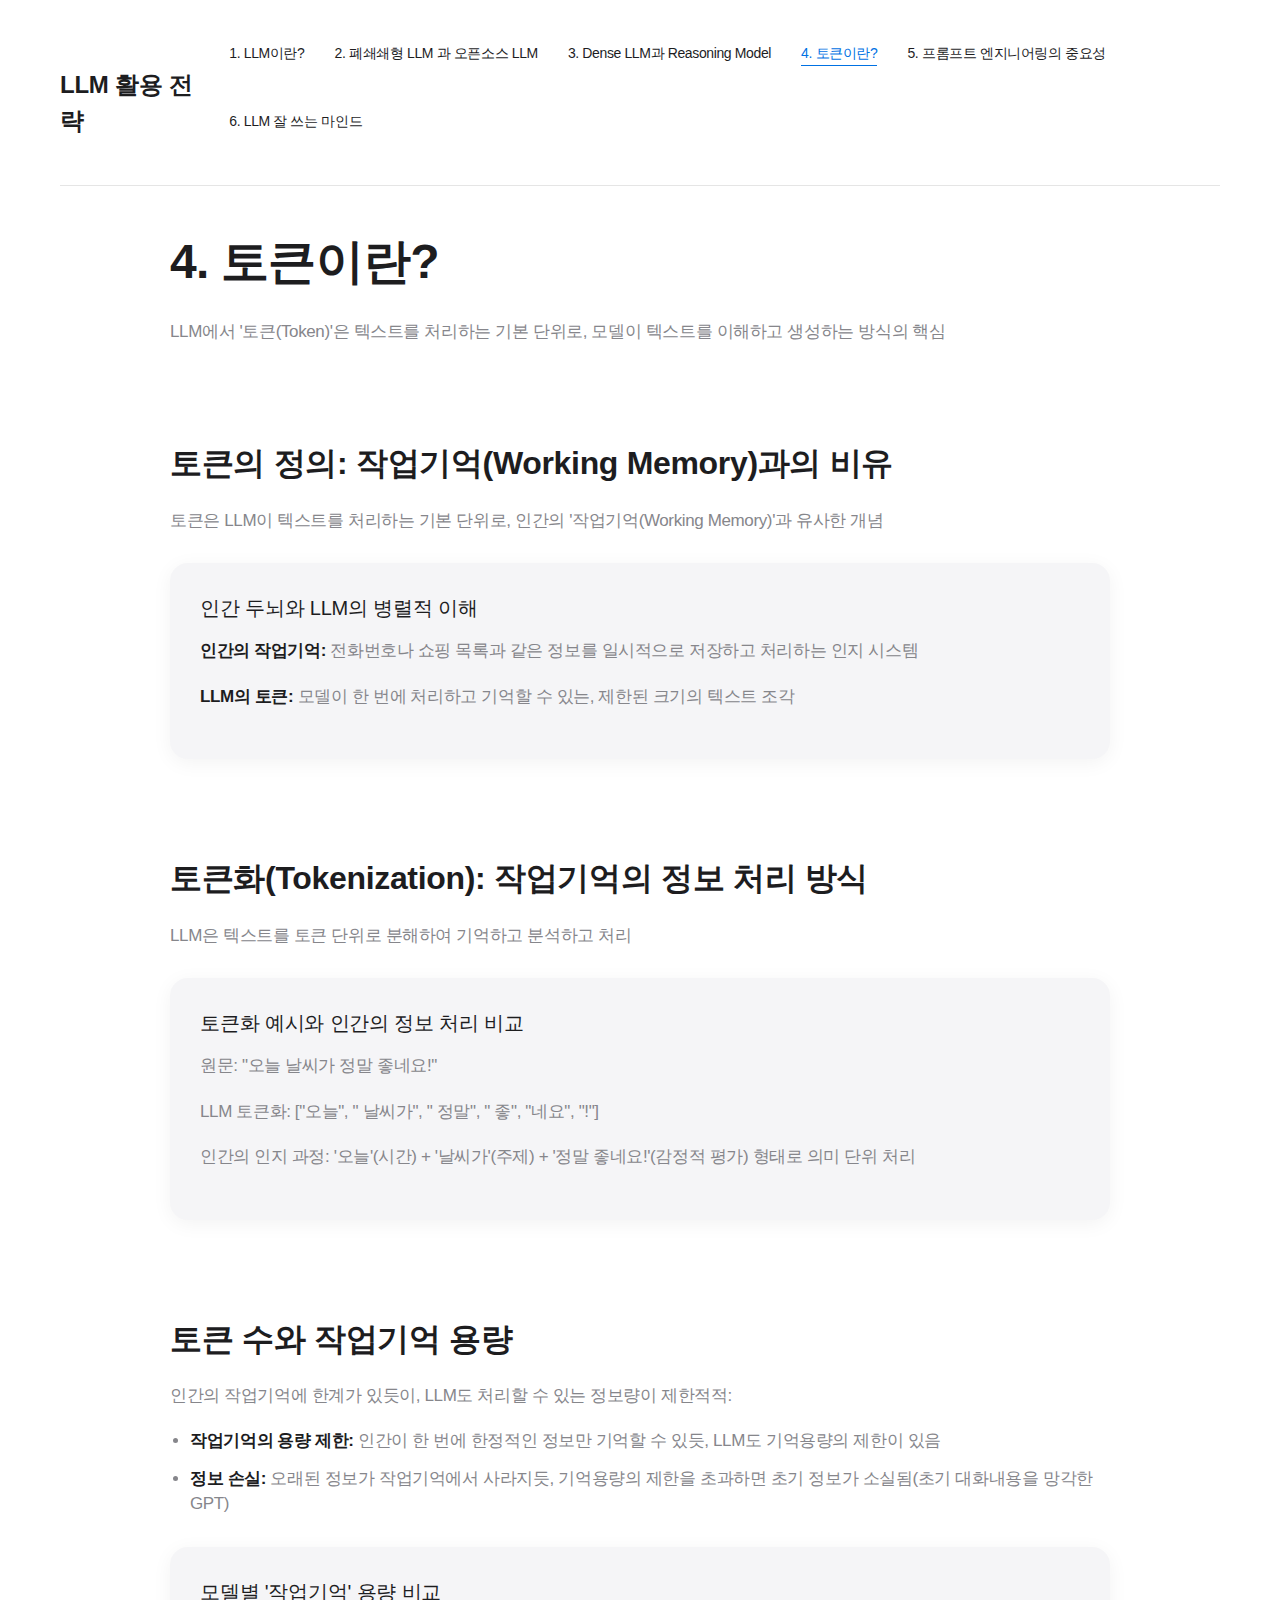
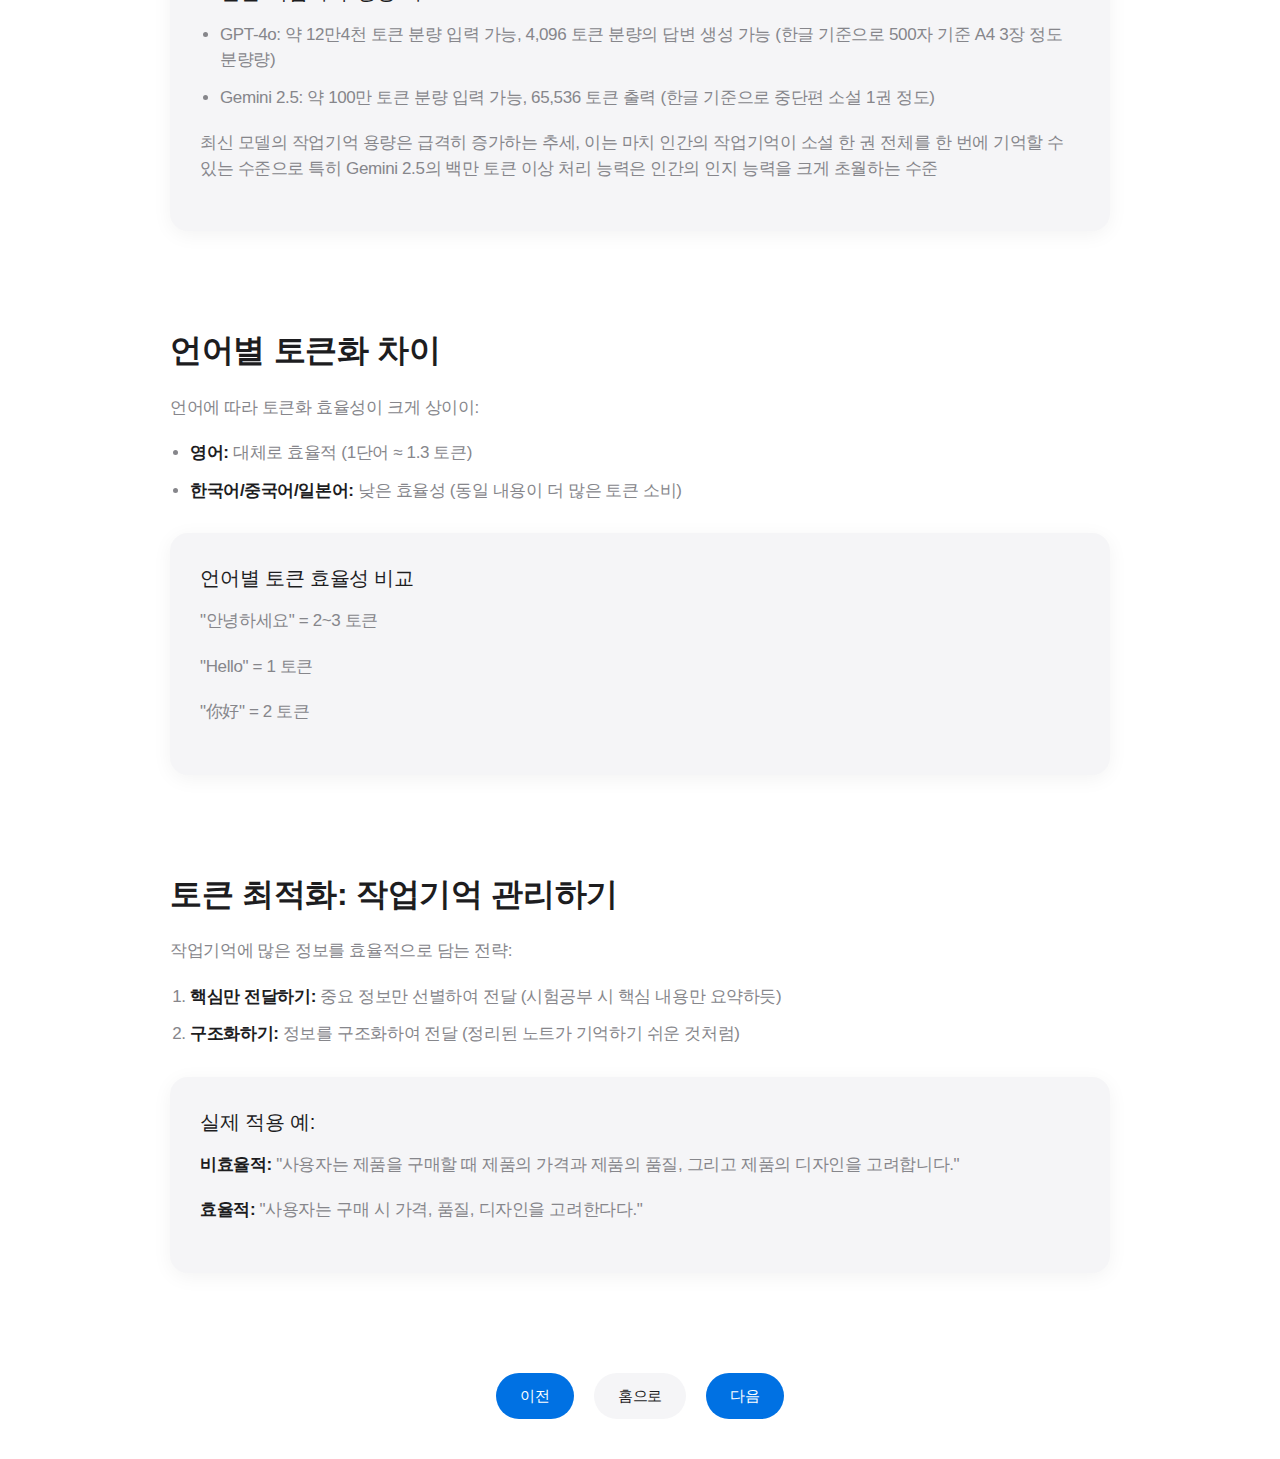
<file: topic4.html>
<!DOCTYPE html>
<html lang="ko">
<head>
    <meta charset="UTF-8">
    <meta name="viewport" content="width=device-width, initial-scale=1.0">
    <title>토큰이란? | LLM 활용 전략</title>
    <link rel="stylesheet" href="css/style.css">
</head>
<body>
    <div class="slide-container">
        <header class="slide-header">
            <div class="logo">LLM 활용 전략</div>
            <nav class="table-of-contents">
                <ul>
                    <li><a href="topic1.html">1. LLM이란?</a></li>
                    <li><a href="topic2.html">2. 폐쇄쇄형 LLM 과 오픈소스 LLM</a></li>
                    <li><a href="topic3.html">3. Dense LLM과 Reasoning Model</a></li>
                    <li><a href="topic4.html">4. 토큰이란?</a></li>
                    <li><a href="topic5.html">5. 프롬프트 엔지니어링의 중요성</a></li>
                    <li><a href="topic6.html">6. LLM 잘 쓰는 마인드</a></li>
                </ul>
            </nav>
        </header>

        <main class="slide-content-area">
            <section id="intro" class="slide">
                <div class="slide-inner">
                    <h1>4. 토큰이란?</h1>
                    <p>LLM에서 '토큰(Token)'은 텍스트를 처리하는 기본 단위로, 모델이 텍스트를 이해하고 생성하는 방식의 핵심</p>
                </div>
            </section>

            <section id="definition" class="slide">
                <div class="slide-inner">
                    <h2>토큰의 정의: 작업기억(Working Memory)과의 비유</h2>
                    <p>토큰은 LLM이 텍스트를 처리하는 기본 단위로, 인간의 '작업기억(Working Memory)'과 유사한 개념</p>
                    <div class="typography-example">
                        <div class="text-medium">인간 두뇌와 LLM의 병렬적 이해</div>
                        <p><strong>인간의 작업기억:</strong> 전화번호나 쇼핑 목록과 같은 정보를 일시적으로 저장하고 처리하는 인지 시스템</p>
                        <p><strong>LLM의 토큰:</strong> 모델이 한 번에 처리하고 기억할 수 있는, 제한된 크기의 텍스트 조각</p>
                    </div>
                </div>
            </section>

            <section id="tokenization" class="slide">
                <div class="slide-inner">
                    <h2>토큰화(Tokenization): 작업기억의 정보 처리 방식</h2>
                    <p>LLM은 텍스트를 토큰 단위로 분해하여 기억하고 분석하고 처리</p>
                    <div class="typography-example">
                        <div class="text-medium">토큰화 예시와 인간의 정보 처리 비교</div>
                        <p>원문: "오늘 날씨가 정말 좋네요!"</p>
                        <p>LLM 토큰화: ["오늘", " 날씨가", " 정말", " 좋", "네요", "!"]</p>
                        <p>인간의 인지 과정: '오늘'(시간) + '날씨가'(주제) + '정말 좋네요!'(감정적 평가) 형태로 의미 단위 처리</p>
                    </div>
                </div>
            </section>

            <section id="token-count" class="slide">
                <div class="slide-inner">
                    <h2>토큰 수와 작업기억 용량</h2>
                    <p>인간의 작업기억에 한계가 있듯이, LLM도 처리할 수 있는 정보량이 제한적적:</p>
                    <ul>
                        <li><strong>작업기억의 용량 제한:</strong> 인간이 한 번에 한정적인 정보만 기억할 수 있듯, LLM도 기억용량의 제한이 있음</li>
                        <li><strong>정보 손실:</strong> 오래된 정보가 작업기억에서 사라지듯, 기억용량의 제한을 초과하면 초기 정보가 소실됨(초기 대화내용을 망각한 GPT)</li>
                    </ul>
                    <div class="typography-example">
                        <div class="text-medium">모델별 '작업기억' 용량 비교</div>
                        <ul>
                            <li>GPT-4o: 약 12만4천 토큰 분량 입력 가능, 4,096 토큰 분량의 답변 생성 가능 (한글 기준으로 500자 기준 A4 3장 정도 분량량)</li>
                            <li>Gemini 2.5: 약 100만 토큰 분량 입력 가능, 65,536 토큰 출력 (한글 기준으로 중단편 소설 1권 정도)
                            </li>
                        </ul>
                        <p>최신 모델의 작업기억 용량은 급격히 증가하는 추세, 이는 마치 인간의 작업기억이 소설 한 권 전체를 한 번에 기억할 수 있는 수준으로 특히 Gemini 2.5의 백만 토큰 이상 처리 능력은 인간의 인지 능력을 크게 초월하는 수준</p>
                    </div>
                </div>
            </section>

            <section id="token-languages" class="slide">
                <div class="slide-inner">
                    <h2>언어별 토큰화 차이</h2>
                    <p>언어에 따라 토큰화 효율성이 크게 상이이:</p>
                    <ul>
                        <li><strong>영어:</strong> 대체로 효율적 (1단어 ≈ 1.3 토큰)</li>
                        <li><strong>한국어/중국어/일본어:</strong> 낮은 효율성 (동일 내용이 더 많은 토큰 소비)</li>
                    </ul>
                    <div class="typography-example">
                        <div class="text-medium">언어별 토큰 효율성 비교</div>
                        <p>"안녕하세요" = 2~3 토큰</p>
                        <p>"Hello" = 1 토큰</p>
                        <p>"你好" = 2 토큰</p>
                    </div>
                </div>
            </section>

            <section id="token-optimization" class="slide">
                <div class="slide-inner">
                    <h2>토큰 최적화: 작업기억 관리하기</h2>
                    <p>작업기억에 많은 정보를 효율적으로 담는 전략:</p>
                    <ol>
                        <li><strong>핵심만 전달하기:</strong> 중요 정보만 선별하여 전달 (시험공부 시 핵심 내용만 요약하듯)</li>
                        <li><strong>구조화하기:</strong> 정보를 구조화하여 전달 (정리된 노트가 기억하기 쉬운 것처럼)</li>
                    </ol>
                    <div class="typography-example">
                        <div class="text-medium">실제 적용 예:</div>
                        <p><strong>비효율적:</strong> "사용자는 제품을 구매할 때 제품의 가격과 제품의 품질, 그리고 제품의 디자인을 고려합니다."</p>
                        <p><strong>효율적:</strong> "사용자는 구매 시 가격, 품질, 디자인을 고려한다다."</p>
                    </div>
                </div>
            </section>
        </main>
    </div>

    <script src="js/script.js"></script>
</body>
</html>
</file>
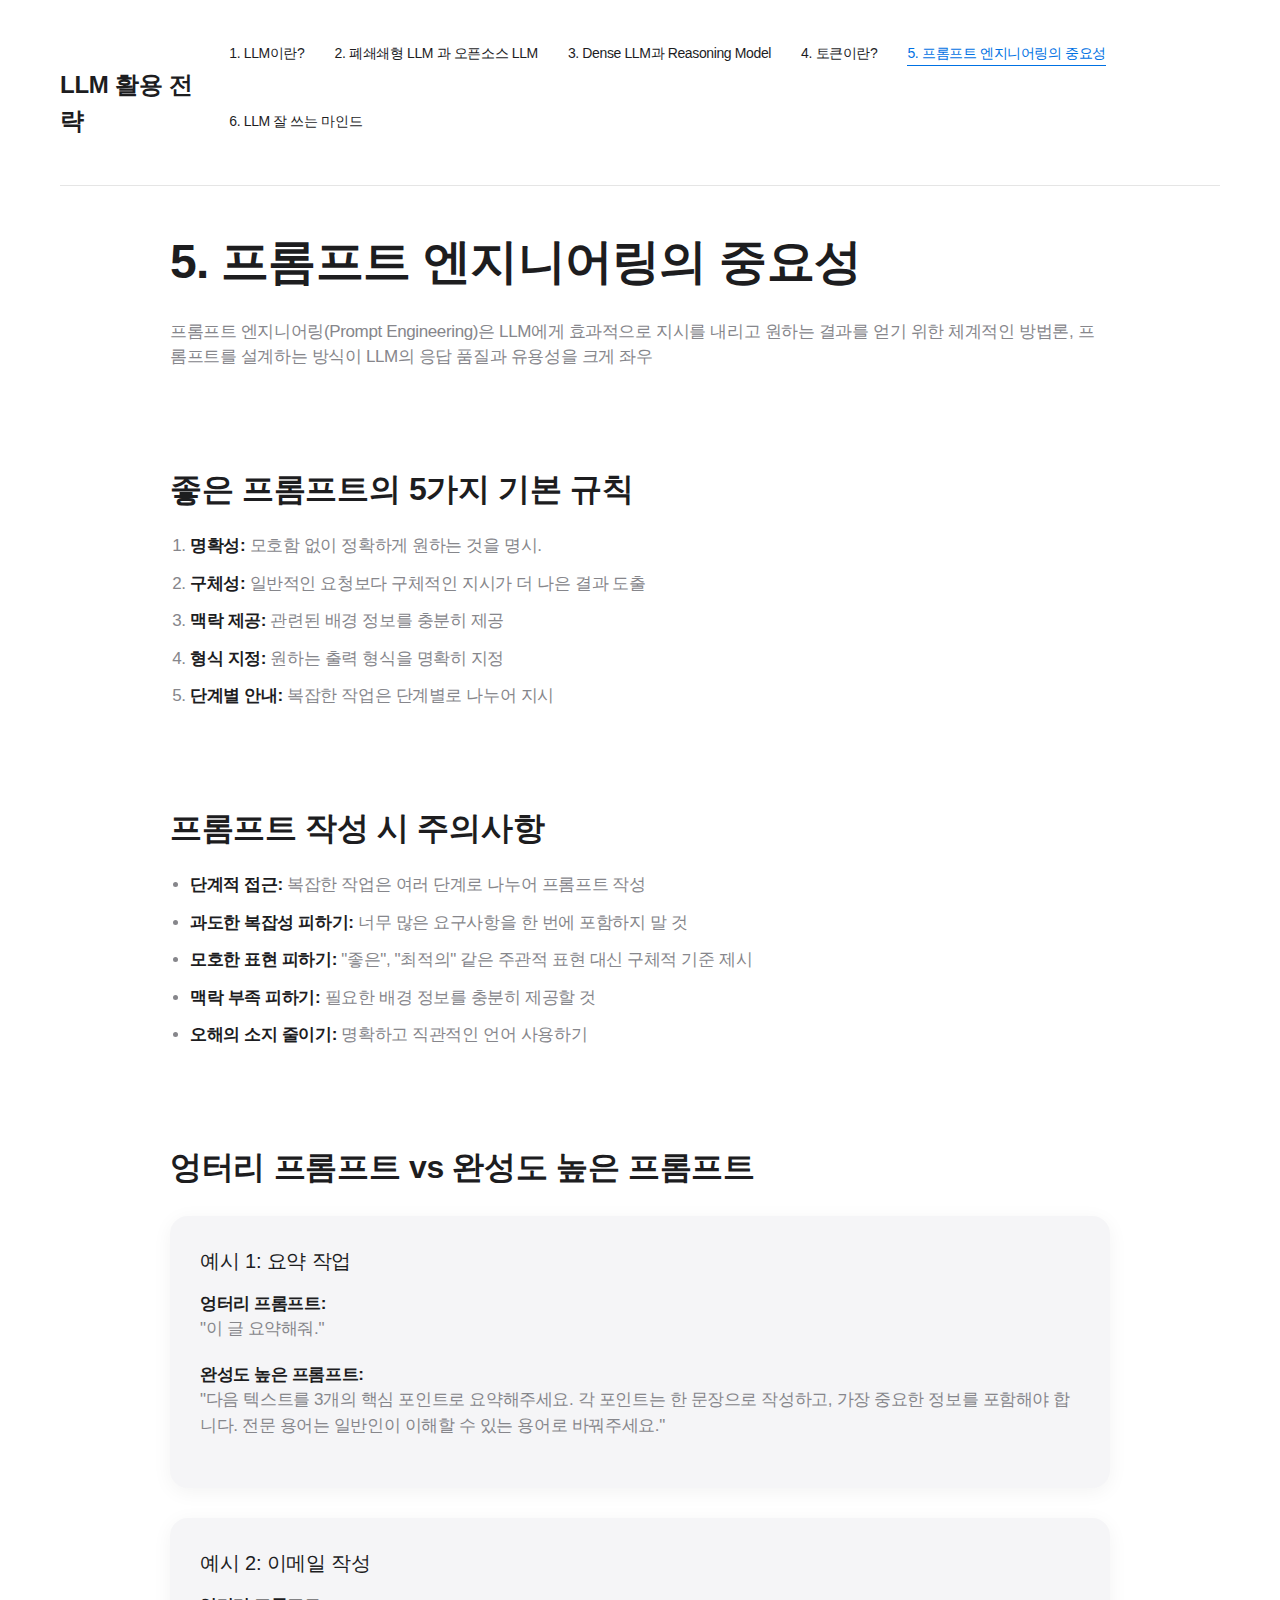
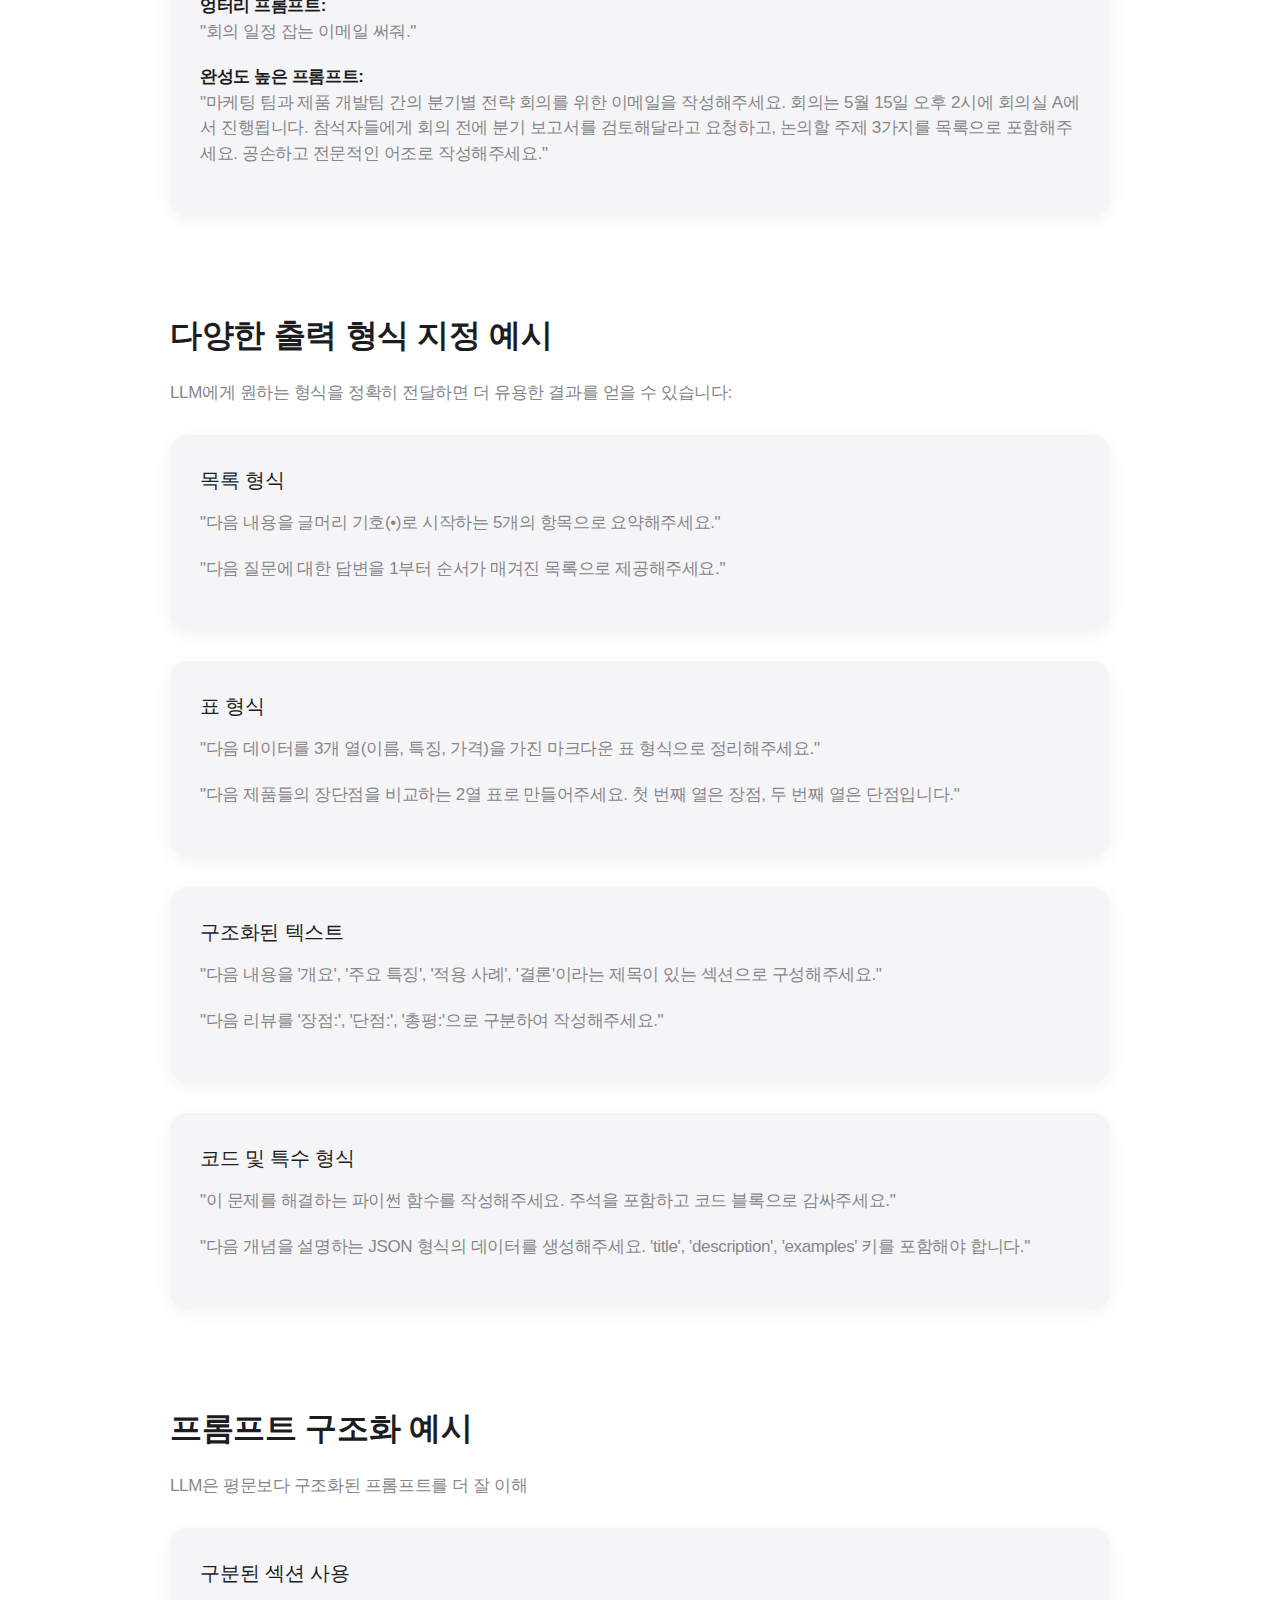
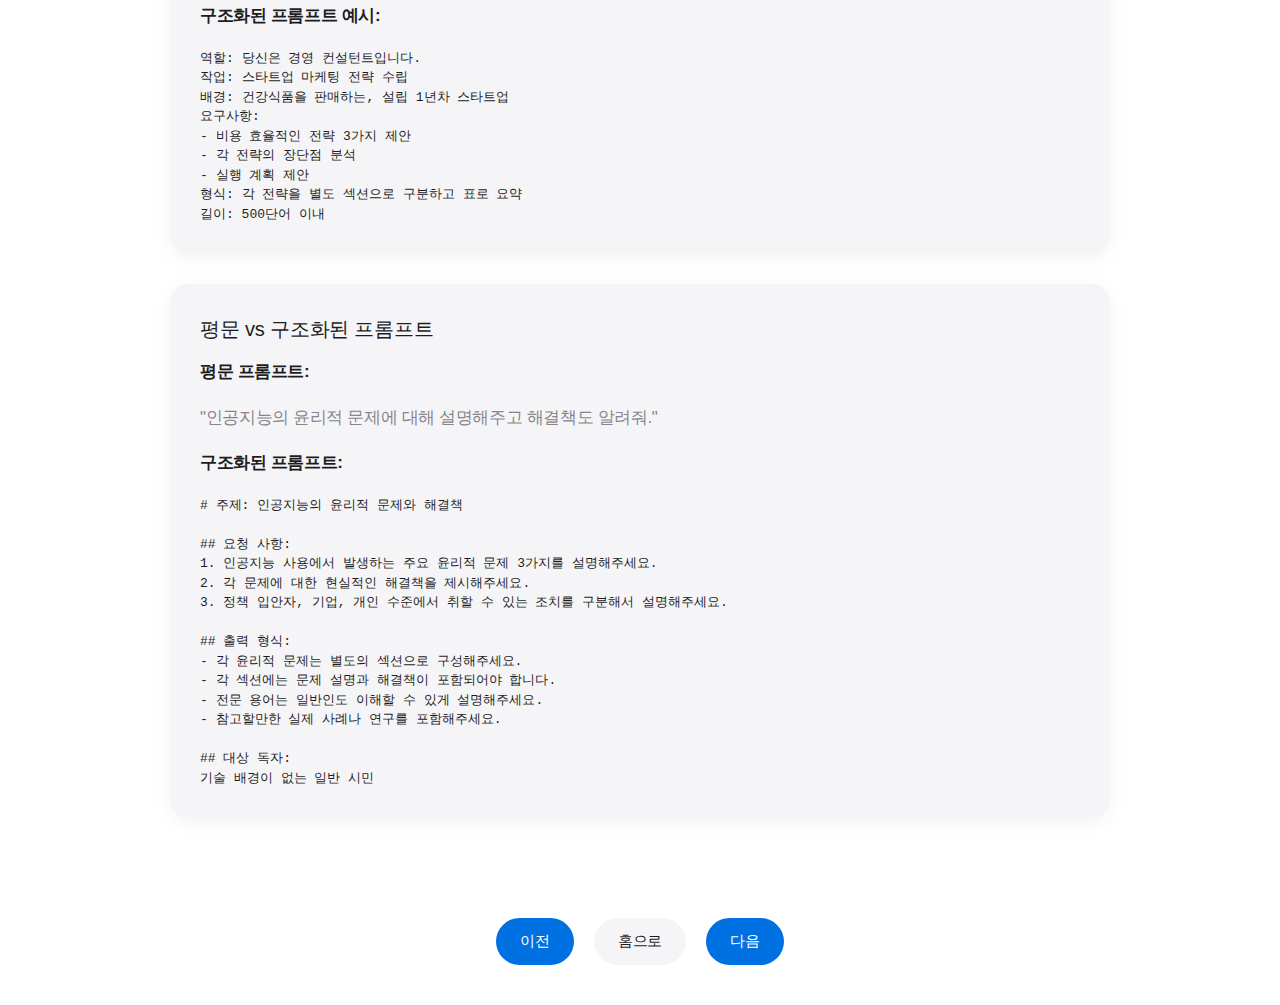
<file: topic5.html>
<!DOCTYPE html>
<html lang="ko">
<head>
    <meta charset="UTF-8">
    <meta name="viewport" content="width=device-width, initial-scale=1.0">
    <title>프롬프트 엔지니어링의 중요성 | LLM 활용 전략</title>
    <link rel="stylesheet" href="css/style.css">
</head>
<body>
    <div class="slide-container">
        <header class="slide-header">
            <div class="logo">LLM 활용 전략</div>
            <nav class="table-of-contents">
                <ul>
                    <li><a href="topic1.html">1. LLM이란?</a></li>
                    <li><a href="topic2.html">2. 폐쇄쇄형 LLM 과 오픈소스 LLM</a></li>
                    <li><a href="topic3.html">3. Dense LLM과 Reasoning Model</a></li>
                    <li><a href="topic4.html">4. 토큰이란?</a></li>
                    <li><a href="topic5.html">5. 프롬프트 엔지니어링의 중요성</a></li>
                    <li><a href="topic6.html">6. LLM 잘 쓰는 마인드</a></li>
                </ul>
            </nav>
        </header>

        <main class="slide-content-area">
            <section id="intro" class="slide">
                <div class="slide-inner">
                    <h1>5. 프롬프트 엔지니어링의 중요성</h1>
                    <p>프롬프트 엔지니어링(Prompt Engineering)은 LLM에게 효과적으로 지시를 내리고 원하는 결과를 얻기 위한 체계적인 방법론, 프롬프트를 설계하는 방식이 LLM의 응답 품질과 유용성을 크게 좌우</p>
                </div>
            </section>

            <section id="basic-rules" class="slide">
                <div class="slide-inner">
                    <h2>좋은 프롬프트의 5가지 기본 규칙</h2>
                    <ol>
                        <li><strong>명확성:</strong> 모호함 없이 정확하게 원하는 것을 명시.</li>
                        <li><strong>구체성:</strong> 일반적인 요청보다 구체적인 지시가 더 나은 결과 도출</li>
                        <li><strong>맥락 제공:</strong> 관련된 배경 정보를 충분히 제공</li>
                        <li><strong>형식 지정:</strong> 원하는 출력 형식을 명확히 지정</li>
                        <li><strong>단계별 안내:</strong> 복잡한 작업은 단계별로 나누어 지시</li>
                    </ol>
                </div>
            </section>

            <section id="challenges" class="slide">
                <div class="slide-inner">
                    <h2>프롬프트 작성 시 주의사항</h2>
                    <ul>
                        <li><strong>단계적 접근:</strong> 복잡한 작업은 여러 단계로 나누어 프롬프트 작성</li>
                        <li><strong>과도한 복잡성 피하기:</strong> 너무 많은 요구사항을 한 번에 포함하지 말 것</li>
                        <li><strong>모호한 표현 피하기:</strong> "좋은", "최적의" 같은 주관적 표현 대신 구체적 기준 제시</li>
                        <li><strong>맥락 부족 피하기:</strong> 필요한 배경 정보를 충분히 제공할 것</li>
                        <li><strong>오해의 소지 줄이기:</strong> 명확하고 직관적인 언어 사용하기</li>
                    </ul>
                </div>
            </section>

            <section id="examples-comparison" class="slide">
                <div class="slide-inner">
                    <h2>엉터리 프롬프트 vs 완성도 높은 프롬프트</h2>
                    <div class="typography-example">
                        <div class="text-medium">예시 1: 요약 작업</div>
                        <p><strong>엉터리 프롬프트:</strong><br>
                        "이 글 요약해줘."</p>
                        
                        <p><strong>완성도 높은 프롬프트:</strong><br>
                        "다음 텍스트를 3개의 핵심 포인트로 요약해주세요. 각 포인트는 한 문장으로 작성하고, 가장 중요한 정보를 포함해야 합니다. 전문 용어는 일반인이 이해할 수 있는 용어로 바꿔주세요."</p>
                    </div>

                    <div class="typography-example">
                        <div class="text-medium">예시 2: 이메일 작성</div>
                        <p><strong>엉터리 프롬프트:</strong><br>
                        "회의 일정 잡는 이메일 써줘."</p>
                        
                        <p><strong>완성도 높은 프롬프트:</strong><br>
                        "마케팅 팀과 제품 개발팀 간의 분기별 전략 회의를 위한 이메일을 작성해주세요. 회의는 5월 15일 오후 2시에 회의실 A에서 진행됩니다. 참석자들에게 회의 전에 분기 보고서를 검토해달라고 요청하고, 논의할 주제 3가지를 목록으로 포함해주세요. 공손하고 전문적인 어조로 작성해주세요."</p>
                    </div>
                </div>
            </section>

            <section id="output-formats" class="slide">
                <div class="slide-inner">
                    <h2>다양한 출력 형식 지정 예시</h2>
                    <p>LLM에게 원하는 형식을 정확히 전달하면 더 유용한 결과를 얻을 수 있습니다:</p>
                    <div class="typography-example">
                        <div class="text-medium">목록 형식</div>
                        <p>"다음 내용을 글머리 기호(•)로 시작하는 5개의 항목으로 요약해주세요."</p>
                        <p>"다음 질문에 대한 답변을 1부터 순서가 매겨진 목록으로 제공해주세요."</p>
                    </div>
                    <div class="typography-example">
                        <div class="text-medium">표 형식</div>
                        <p>"다음 데이터를 3개 열(이름, 특징, 가격)을 가진 마크다운 표 형식으로 정리해주세요."</p>
                        <p>"다음 제품들의 장단점을 비교하는 2열 표로 만들어주세요. 첫 번째 열은 장점, 두 번째 열은 단점입니다."</p>
                    </div>
                    <div class="typography-example">
                        <div class="text-medium">구조화된 텍스트</div>
                        <p>"다음 내용을 '개요', '주요 특징', '적용 사례', '결론'이라는 제목이 있는 섹션으로 구성해주세요."</p>
                        <p>"다음 리뷰를 '장점:', '단점:', '총평:'으로 구분하여 작성해주세요."</p>
                    </div>
                    <div class="typography-example">
                        <div class="text-medium">코드 및 특수 형식</div>
                        <p>"이 문제를 해결하는 파이썬 함수를 작성해주세요. 주석을 포함하고 코드 블록으로 감싸주세요."</p>
                        <p>"다음 개념을 설명하는 JSON 형식의 데이터를 생성해주세요. 'title', 'description', 'examples' 키를 포함해야 합니다."</p>
                    </div>
                </div>
            </section>

            <section id="prompt-structure" class="slide">
                <div class="slide-inner">
                    <h2>프롬프트 구조화 예시</h2>
                    <p>LLM은 평문보다 구조화된 프롬프트를 더 잘 이해</p>
                    <div class="typography-example">
                        <div class="text-medium">구분된 섹션 사용</div>
                        <p><strong>구조화된 프롬프트 예시:</strong></p>
                        <pre>
역할: 당신은 경영 컨설턴트입니다.
작업: 스타트업 마케팅 전략 수립
배경: 건강식품을 판매하는, 설립 1년차 스타트업
요구사항:
- 비용 효율적인 전략 3가지 제안
- 각 전략의 장단점 분석
- 실행 계획 제안
형식: 각 전략을 별도 섹션으로 구분하고 표로 요약
길이: 500단어 이내</pre>
                </div>
                    <div class="typography-example">
                        <div class="text-medium">평문 vs 구조화된 프롬프트</div>
                        <p><strong>평문 프롬프트:</strong></p>
                        <p>"인공지능의 윤리적 문제에 대해 설명해주고 해결책도 알려줘."</p>
                        
                        <p><strong>구조화된 프롬프트:</strong></p>
                        <pre>
# 주제: 인공지능의 윤리적 문제와 해결책

## 요청 사항:
1. 인공지능 사용에서 발생하는 주요 윤리적 문제 3가지를 설명해주세요.
2. 각 문제에 대한 현실적인 해결책을 제시해주세요.
3. 정책 입안자, 기업, 개인 수준에서 취할 수 있는 조치를 구분해서 설명해주세요.

## 출력 형식:
- 각 윤리적 문제는 별도의 섹션으로 구성해주세요.
- 각 섹션에는 문제 설명과 해결책이 포함되어야 합니다.
- 전문 용어는 일반인도 이해할 수 있게 설명해주세요.
- 참고할만한 실제 사례나 연구를 포함해주세요.

## 대상 독자:
기술 배경이 없는 일반 시민</pre>
                    </div>
                </div>
            </section>
        </main>
    </div>

    <script src="js/script.js"></script>
</body>
</html>
</file>
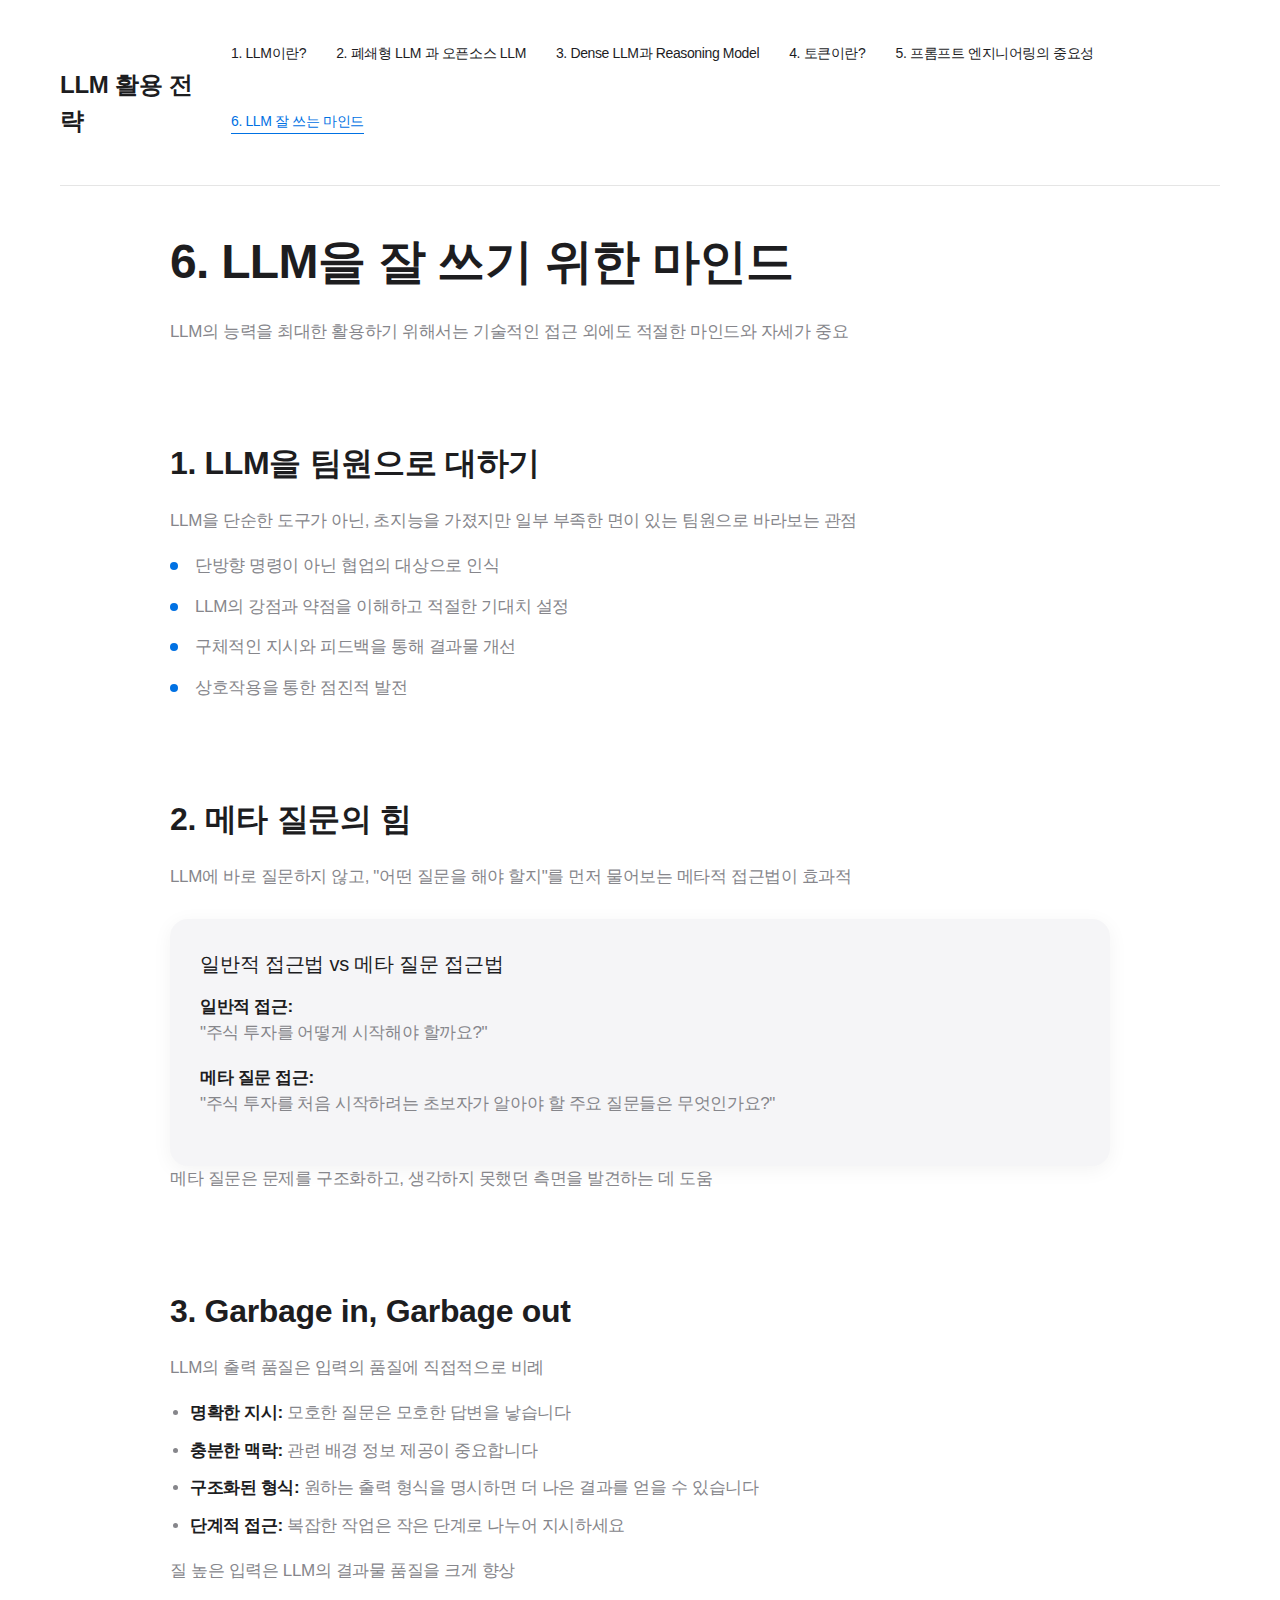
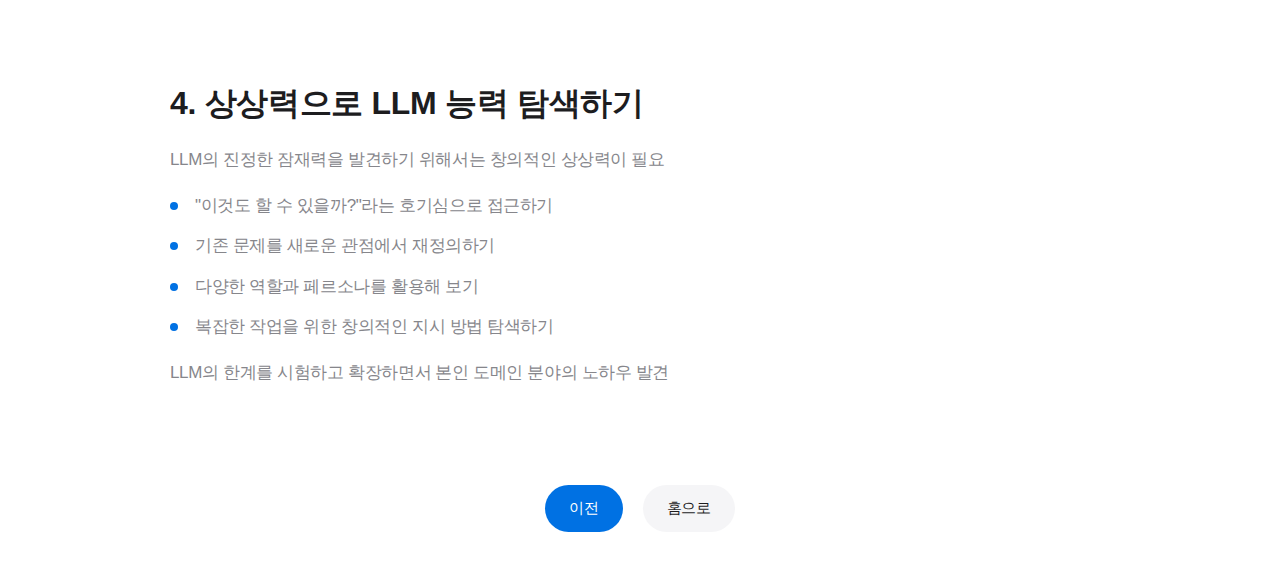
<file: topic6.html>
<!DOCTYPE html>
<html lang="ko">
<head>
    <meta charset="UTF-8">
    <meta name="viewport" content="width=device-width, initial-scale=1.0">
    <title>LLM을 잘 쓰기 위한 마인드 | LLM 활용 전략</title>
    <link rel="stylesheet" href="css/style.css">
</head>
<body>
    <div class="slide-container">
        <header class="slide-header">
            <div class="logo">LLM 활용 전략</div>
            <nav class="table-of-contents">
                <ul>
                    <li><a href="topic1.html">1. LLM이란?</a></li>
                    <li><a href="topic2.html">2. 폐쇄형 LLM 과 오픈소스 LLM</a></li>
                    <li><a href="topic3.html">3. Dense LLM과 Reasoning Model</a></li>
                    <li><a href="topic4.html">4. 토큰이란?</a></li>
                    <li><a href="topic5.html">5. 프롬프트 엔지니어링의 중요성</a></li>
                    <li><a href="topic6.html">6. LLM 잘 쓰는 마인드</a></li>
                </ul>
            </nav>
        </header>

        <main class="slide-content-area">
            <section id="intro" class="slide">
                <div class="slide-inner">
                    <h1>6. LLM을 잘 쓰기 위한 마인드</h1>
                    <p>LLM의 능력을 최대한 활용하기 위해서는 기술적인 접근 외에도 적절한 마인드와 자세가 중요</p>
                </div>
            </section>

            <section id="team-member" class="slide">
                <div class="slide-inner">
                    <h2>1. LLM을 팀원으로 대하기</h2>
                    <p>LLM을 단순한 도구가 아닌, 초지능을 가졌지만 일부 부족한 면이 있는 팀원으로 바라보는 관점</p>
                    <ul class="feature-list">
                        <li>단방향 명령이 아닌 협업의 대상으로 인식</li>
                        <li>LLM의 강점과 약점을 이해하고 적절한 기대치 설정</li>
                        <li>구체적인 지시와 피드백을 통해 결과물 개선</li>
                        <li>상호작용을 통한 점진적 발전</li>
                    </ul>
                </div>
            </section>

            <section id="meta-questions" class="slide">
                <div class="slide-inner">
                    <h2>2. 메타 질문의 힘</h2>
                    <p>LLM에 바로 질문하지 않고, "어떤 질문을 해야 할지"를 먼저 물어보는 메타적 접근법이 효과적</p>
                    <div class="typography-example">
                        <div class="text-medium">일반적 접근법 vs 메타 질문 접근법</div>
                        
                        <p><strong>일반적 접근:</strong><br>
                        "주식 투자를 어떻게 시작해야 할까요?"</p>
                        
                        <p><strong>메타 질문 접근:</strong><br>
                        "주식 투자를 처음 시작하려는 초보자가 알아야 할 주요 질문들은 무엇인가요?"</p>
                    </div>
                    <p>메타 질문은 문제를 구조화하고, 생각하지 못했던 측면을 발견하는 데 도움</p>
                </div>
            </section>

            <section id="gigo" class="slide">
                <div class="slide-inner">
                    <h2>3. Garbage in, Garbage out</h2>
                    <p>LLM의 출력 품질은 입력의 품질에 직접적으로 비례</p>
                    <ul>
                        <li><strong>명확한 지시:</strong> 모호한 질문은 모호한 답변을 낳습니다</li>
                        <li><strong>충분한 맥락:</strong> 관련 배경 정보 제공이 중요합니다</li>
                        <li><strong>구조화된 형식:</strong> 원하는 출력 형식을 명시하면 더 나은 결과를 얻을 수 있습니다</li>
                        <li><strong>단계적 접근:</strong> 복잡한 작업은 작은 단계로 나누어 지시하세요</li>
                    </ul>
                    <p>질 높은 입력은 LLM의 결과물 품질을 크게 향상</p>
                </div>
            </section>

            <section id="imagination" class="slide">
                <div class="slide-inner">
                    <h2>4. 상상력으로 LLM 능력 탐색하기</h2>
                    <p>LLM의 진정한 잠재력을 발견하기 위해서는 창의적인 상상력이 필요</p>
                    <ul class="feature-list">
                        <li>"이것도 할 수 있을까?"라는 호기심으로 접근하기</li>
                        <li>기존 문제를 새로운 관점에서 재정의하기</li>
                        <li>다양한 역할과 페르소나를 활용해 보기</li>
                        <li>복잡한 작업을 위한 창의적인 지시 방법 탐색하기</li>
                    </ul>
                    <p>LLM의 한계를 시험하고 확장하면서 본인 도메인 분야의 노하우 발견</p>
                </div>
            </section>

    <script src="js/script.js"></script>
</body>
</html>
</file>
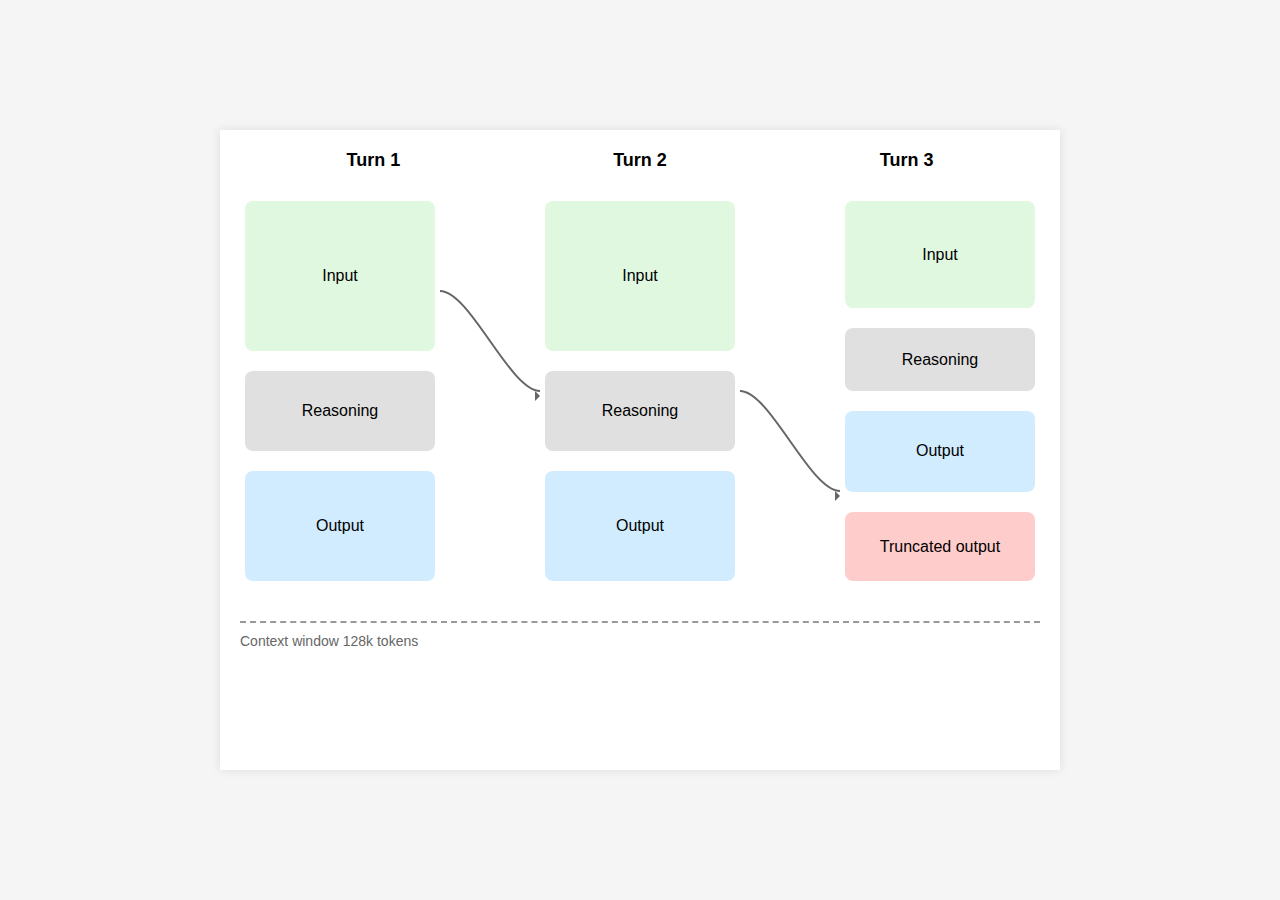
<file: images/reasoning-model-diagram.html>
<!DOCTYPE html>
<html lang="ko">
<head>
    <meta charset="UTF-8">
    <meta name="viewport" content="width=device-width, initial-scale=1.0">
    <title>추론모델 답변 과정 개념도</title>
    <style>
        body {
            font-family: Arial, sans-serif;
            display: flex;
            justify-content: center;
            align-items: center;
            height: 100vh;
            margin: 0;
            background-color: #f5f5f5;
        }
        .diagram-container {
            width: 800px;
            height: 600px;
            background-color: white;
            padding: 20px;
            box-shadow: 0 0 10px rgba(0,0,0,0.1);
        }
        .header {
            display: flex;
            justify-content: space-around;
            margin-bottom: 20px;
            font-weight: bold;
            font-size: 18px;
        }
        .columns {
            display: flex;
            justify-content: space-around;
            height: 400px;
        }
        .column {
            display: flex;
            flex-direction: column;
            align-items: center;
            width: 200px;
        }
        .box {
            width: 160px;
            padding: 15px;
            margin: 10px 0;
            border-radius: 8px;
            text-align: center;
            display: flex;
            justify-content: center;
            align-items: center;
        }
        .input {
            height: 120px;
            background-color: #e0f7e0;
        }
        .reasoning {
            height: 50px;
            background-color: #e0e0e0;
        }
        .output {
            height: 80px;
            background-color: #d1ecff;
        }
        .truncated {
            height: 60px;
            background-color: #ffcccc;
        }
        .arrow {
            position: relative;
            width: 100px;
            height: 40px;
        }
        .context-window {
            margin-top: 30px;
            border-top: 2px dashed #999;
            width: 100%;
            text-align: left;
            padding-top: 10px;
            font-size: 14px;
            color: #666;
        }
        .scissors {
            position: absolute;
            left: -20px;
            top: -12px;
            font-size: 20px;
        }
    </style>
</head>
<body>
    <div class="diagram-container">
        <div class="header">
            <div>Turn 1</div>
            <div>Turn 2</div>
            <div>Turn 3</div>
        </div>
        
        <div class="columns">
            <div class="column">
                <div class="box input">Input</div>
                <div class="box reasoning">Reasoning</div>
                <div class="box output">Output</div>
                <!-- 화살표 그리기는 SVG로 할 수 있지만 간단하게 표현 -->
            </div>
            
            <svg width="100" height="400">
                <path d="M0,100 C30,100 70,200 100,200" stroke="#666" fill="none" stroke-width="2"/>
                <polygon points="95,200 100,205 95,210" fill="#666"/>
            </svg>
            
            <div class="column">
                <div class="box input">Input</div>
                <div class="box reasoning">Reasoning</div>
                <div class="box output">Output</div>
            </div>
            
            <svg width="100" height="400">
                <path d="M0,200 C30,200 70,300 100,300" stroke="#666" fill="none" stroke-width="2"/>
                <polygon points="95,300 100,305 95,310" fill="#666"/>
            </svg>
            
            <div class="column">
                <div class="box input">Input</div>
                <div class="box reasoning">Reasoning</div>
                <div class="box output">Output</div>
                <div class="box truncated">Truncated output</div>
            </div>
        </div>
        
        <div class="context-window">
            <span class="scissors">✂</span>
            Context window 128k tokens
        </div>
    </div>
</body>
</html>
</file>
<file: css/style.css>
/* 전체 페이지 스타일 - Apple 디자인 */
:root {
    --primary-color: #0071e3; /* Apple 블루 */
    --secondary-color: #86868b; /* Apple 그레이 */
    --text-color: #1d1d1f; /* Apple 텍스트 컬러 */
    --light-gray: #f5f5f7; /* Apple 배경 그레이 */
    --dark-gray: #86868b; /* Apple 다크 그레이 */
    --highlight-color: #2997ff; /* Apple 하이라이트 블루 */
    --success-color: #4cd964; /* Apple 그린 */
}

* {
    box-sizing: border-box;
    margin: 0;
    padding: 0;
}

body {
    font-family: 'SF Pro Display', 'SF Pro Text', -apple-system, BlinkMacSystemFont, 'Helvetica Neue', Helvetica, Arial, sans-serif;
    line-height: 1.5;
    color: var(--text-color);
    background-color: white;
    font-weight: 400;
    -webkit-font-smoothing: antialiased;
    -moz-osx-font-smoothing: grayscale;
}

/* 슬라이드 컨테이너 */
.slide-container {
    max-width: 1200px;
    margin: 0 auto;
    padding: 20px;
    display: flex;
    flex-direction: column;
    min-height: 100vh;
}

/* 헤더 스타일 - Apple 스타일 네비게이션 */
.slide-header {
    display: flex;
    justify-content: space-between;
    align-items: center;
    padding: 20px 0;
    border-bottom: 1px solid rgba(0, 0, 0, 0.1);
    margin-bottom: 30px;
}

.logo {
    font-size: 24px;
    font-weight: 600;
    color: var(--text-color);
    letter-spacing: -0.01em;
}

.table-of-contents ul {
    list-style-type: none;
    display: flex;
    flex-wrap: wrap;
    gap: 30px;
}

.table-of-contents a {
    text-decoration: none;
    color: var(--text-color);
    font-weight: 400;
    font-size: 14px;
    padding: 5px 0;
    position: relative;
    transition: color 0.2s ease;
}

.table-of-contents a:hover,
.table-of-contents a.active {
    color: var(--primary-color);
}

.table-of-contents a:after {
    content: '';
    position: absolute;
    bottom: 0;
    left: 0;
    width: 100%;
    height: 1px;
    background-color: var(--primary-color);
    transform: scaleX(0);
    transition: transform 0.3s ease;
}

.table-of-contents a:hover:after,
.table-of-contents a.active:after {
    transform: scaleX(1);
}

/* 슬라이드 콘텐츠 영역 */
.slide-content-area {
    flex-grow: 1;
    padding: 20px 0;
}

/* 슬라이드 스타일 */
.slide {
    margin-bottom: 100px;
    animation: fadeIn 0.5s ease;
}

@keyframes fadeIn {
    from { opacity: 0; transform: translateY(10px); }
    to { opacity: 1; transform: translateY(0); }
}

.slide-inner {
    max-width: 980px; /* Apple 웹사이트 기준 */
    margin: 0 auto;
    padding: 0 20px;
}

/* 타이포그래피 - Apple 스타일 */
h1 {
    font-size: 48px;
    font-weight: 700;
    margin-bottom: 30px;
    line-height: 1.1;
    letter-spacing: -0.015em;
    color: var(--text-color);
}

h2 {
    font-size: 32px;
    font-weight: 600;
    margin-bottom: 25px;
    line-height: 1.2;
    letter-spacing: -0.01em;
    color: var(--text-color);
}

h3 {
    font-size: 24px;
    font-weight: 600;
    margin-bottom: 15px;
    line-height: 1.2;
    letter-spacing: -0.01em;
    color: var(--text-color);
}

p {
    font-size: 17px;
    margin-bottom: 20px;
    letter-spacing: -0.022em;
    color: var(--secondary-color);
}

ul, ol {
    margin-left: 20px;
    margin-bottom: 20px;
}

li {
    margin-bottom: 12px;
    font-size: 17px;
    letter-spacing: -0.022em;
    color: var(--secondary-color);
}

strong {
    font-weight: 600;
    color: var(--text-color);
}

/* 특별 스타일 클래스 - Apple 특유의 목록 스타일 */
.feature-list {
    list-style-type: none;
    margin-left: 0;
}

.feature-list li {
    padding-left: 25px;
    position: relative;
    margin-bottom: 15px;
}

.feature-list li:before {
    content: "";
    position: absolute;
    left: 0;
    top: 9px;
    width: 8px;
    height: 8px;
    background-color: var(--primary-color);
    border-radius: 50%;
}

/* Apple 스타일 예시 박스 */
.typography-example {
    background-color: var(--light-gray);
    padding: 30px;
    border-radius: 18px;
    margin-top: 30px;
    box-shadow: 0 4px 20px rgba(0, 0, 0, 0.05);
}

.text-large {
    font-size: 28px;
    font-weight: 600;
    letter-spacing: -0.01em;
}

.text-medium {
    font-size: 20px;
    font-weight: 500;
    letter-spacing: -0.01em;
    margin-bottom: 15px;
    color: var(--text-color);
}

.text-small {
    font-size: 14px;
    font-weight: 400;
    letter-spacing: -0.01em;
}

/* 이미지 스타일 - Apple 이미지 스타일 */
.image-slide img {
    max-width: 100%;
    height: auto;
    border-radius: 12px;
    margin: 30px 0;
    box-shadow: 0 8px 30px rgba(0, 0, 0, 0.12);
}

.contact-info {
    color: var(--dark-gray);
    font-size: 14px;
    margin-top: 40px;
    letter-spacing: -0.01em;
}

/* 테이블 스타일 - Apple 스타일 */
table {
    width: 100%;
    border-collapse: separate;
    border-spacing: 0;
    margin: 20px 0;
    border-radius: 12px;
    overflow: hidden;
    box-shadow: 0 4px 20px rgba(0, 0, 0, 0.05);
}

th {
    background-color: var(--primary-color);
    color: white;
    font-weight: 500;
    text-align: left;
    padding: 15px;
    font-size: 16px;
}

td {
    padding: 15px;
    border-bottom: 1px solid rgba(0, 0, 0, 0.1);
    font-size: 15px;
}

tr:last-child td {
    border-bottom: none;
}

tr:nth-child(even) {
    background-color: rgba(245, 245, 247, 0.5);
}

/* 네비게이션 버튼 스타일 */
.slide-navigation {
    display: flex;
    justify-content: center;
    margin-top: 60px;
    gap: 20px;
}

.nav-button {
    display: inline-block;
    padding: 12px 24px;
    background-color: var(--primary-color);
    color: white;
    font-size: 15px;
    font-weight: 500;
    text-decoration: none;
    border-radius: 980px; /* Apple 버튼 스타일 */
    transition: all 0.2s ease;
    text-align: center;
    letter-spacing: -0.01em;
}

.nav-button:hover {
    background-color: var(--highlight-color);
    transform: scale(1.02);
}

.home-button {
    background-color: var(--light-gray);
    color: var(--text-color);
}

.home-button:hover {
    background-color: #e5e5e7;
}

/* 메인 페이지 영웅 섹션 - Apple 스타일 */
.hero-section {
    padding: 60px 0;
    text-align: center;
    margin-bottom: 40px;
}

.hero-section h1 {
    font-size: 56px;
    line-height: 1.1;
    margin-bottom: 20px;
}

.hero-subtitle {
    font-size: 28px;
    line-height: 1.35;
    color: var(--secondary-color);
    font-weight: 400;
    margin-bottom: 0;
}

/* 토픽 그리드 - Apple 스타일 카드 레이아웃 */
.topic-grid {
    display: grid;
    grid-template-columns: repeat(3, 1fr);
    gap: 30px;
    margin: 60px 0;
}

.topic-card {
    background-color: white;
    border-radius: 18px;
    padding: 30px;
    text-decoration: none;
    transition: all 0.3s ease;
    box-shadow: 0 4px 20px rgba(0, 0, 0, 0.05);
    display: flex;
    flex-direction: column;
}

.topic-card:hover {
    transform: translateY(-5px);
    box-shadow: 0 8px 30px rgba(0, 0, 0, 0.1);
}

.topic-icon {
    margin-bottom: 20px;
    display: flex;
    align-items: center;
    justify-content: center;
    width: 64px;
    height: 64px;
    background-color: var(--light-gray);
    border-radius: 16px;
}

.topic-card h3 {
    font-size: 20px;
    margin-bottom: 10px;
    font-weight: 600;
}

.topic-card p {
    font-size: 15px;
    color: var(--secondary-color);
    margin-bottom: 0;
    flex-grow: 1;
}

/* 행동 유도 섹션 - Apple 스타일 버튼 */
.cta-section {
    text-align: center;
    margin: 60px 0 40px;
}

.cta-button {
    display: inline-block;
    padding: 16px 32px;
    background-color: var(--primary-color);
    color: white;
    font-size: 17px;
    font-weight: 500;
    text-decoration: none;
    border-radius: 980px;
    transition: all 0.2s ease;
    letter-spacing: -0.01em;
}

.cta-button:hover {
    background-color: var(--highlight-color);
    transform: scale(1.02);
    box-shadow: 0 8px 16px rgba(0, 113, 227, 0.2);
}

/* 반응형 스타일 */
@media (max-width: 768px) {
    .slide-header {
        flex-direction: column;
        align-items: flex-start;
    }
    
    .table-of-contents {
        margin-top: 20px;
        width: 100%;
    }
    
    .table-of-contents ul {
        flex-direction: column;
        gap: 10px;
    }
    
    h1 {
        font-size: 32px;
    }
    
    h2 {
        font-size: 24px;
    }
    
    .slide-navigation {
        flex-direction: column;
    }
    
    .hero-section h1 {
        font-size: 36px;
    }
    
    .hero-subtitle {
        font-size: 20px;
    }
    
    .topic-grid {
        grid-template-columns: 1fr;
    }
}

@media (min-width: 769px) and (max-width: 1024px) {
    .topic-grid {
        grid-template-columns: repeat(2, 1fr);
    }
}
</file>
